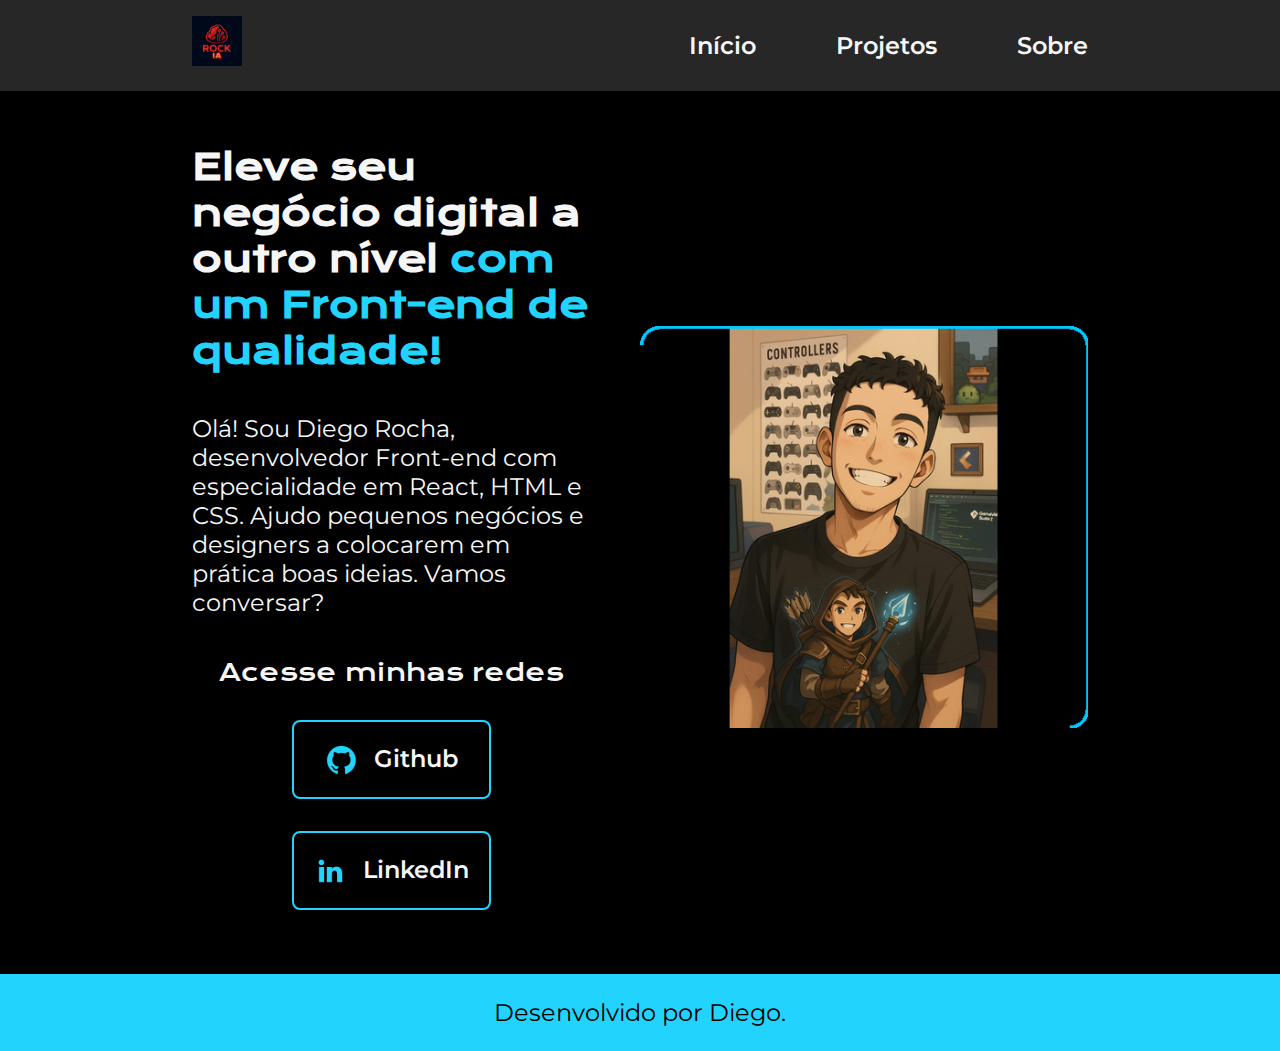
<file: index.html>
<!DOCTYPE html>
<html lang="pt-br">
<head>
  <meta charset="UTF-8">
  <meta http-equiv="X-UA-Compatible" content="IE=edge">
  <meta name="viewport" content="width=device-width, initial-scale=1.0">
  <title>Diego Rocha - Portfólio</title>
  <link rel="stylesheet" href="./styles/style.css">
  <link rel="stylesheet" href="./styles/stylegrid.css">

    <!-- Meta Tags Open Graph para Redes Sociais -->
<!-- MS, fb & Whatsapp -->

<!-- MS Tile - for Microsoft apps-->
<meta name="msapplication-TileImage" content="./assets/port.png">    

<!-- fb & Whatsapp -->
<meta property="og:site_name" content="The Rock Photo Studio">
<meta property="og:title" content="Diego Rocha Oliveira - Portifólio">
<meta property="og:description" content="Aqui alguns projetos em que gostei de atuar">

<!-- Image to display -->
<meta property="og:image" content="./assets/port.png">

<meta property="og:type" content="website" />
<meta property="og:image:type" content="image/jpeg">

<meta property="og:image:width" content="300">
<meta property="og:image:height" content="300">

<!-- Website to visit when clicked in fb or WhatsApp-->
<meta property="og:url" content="https://diegotec.site">
</head>
<body>

  <!-- Header / Menu -->
  <header class="cabecalho">
    <a href="#" class="cabecalho__logo">
      <img src="./assets/rock_ai_red.png" alt="ROCK AI" width="50">
    </a>
    <button class="cabecalho__toggle" aria-label="Menu">&#9776;</button>
    <nav class="cabecalho__menu">
      <a href="#" class="cabecalho__menu__link" data-page="home">Início</a>
      <a href="#" class="cabecalho__menu__link" data-page="projects">Projetos</a>
      <a href="#" class="cabecalho__menu__link" data-page="about">Sobre</a>
    </nav>
  </header>

  <main id="main-content">
  </main>

  <footer class="rodape">
    <p>Desenvolvido por Diego.</p>
  </footer>

  <script src="js/app.js"></script>
</body>
</html>
</file>
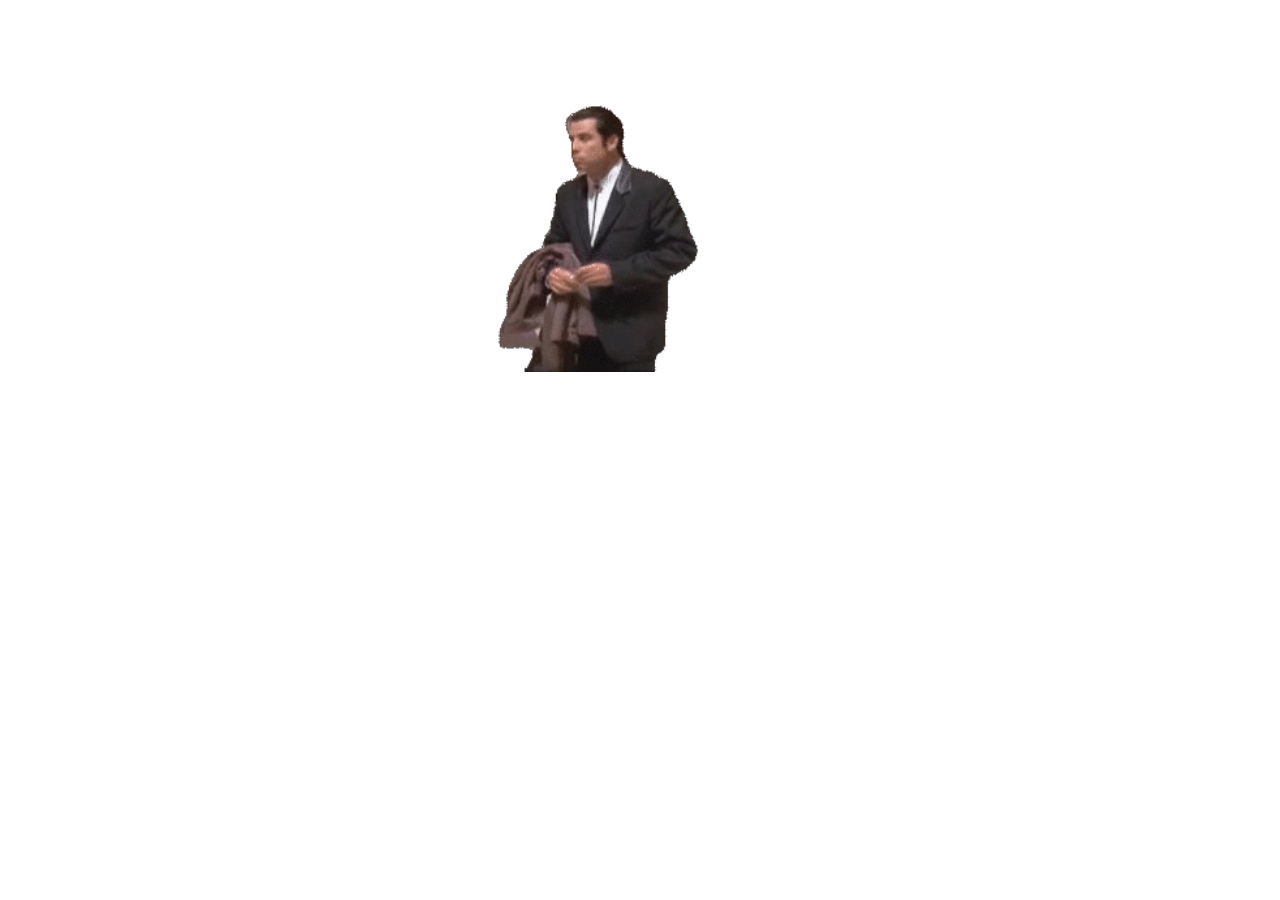
<file: _404.html>
<!DOCTYPE html>
<html lang="en">
<head>
  <title>Diego.EU</title>
  <meta charset="utf-8">
  <meta name="viewport" content="width=device-width, initial-scale=1">
  <link rel="stylesheet" href="https://maxcdn.bootstrapcdn.com/bootstrap/4.4.1/css/bootstrap.min.css">
  <script src="https://ajax.googleapis.com/ajax/libs/jquery/3.4.1/jquery.min.js"></script>
  <script src="https://cdnjs.cloudflare.com/ajax/libs/popper.js/1.16.0/umd/popper.min.js"></script>
  <script src="https://maxcdn.bootstrapcdn.com/bootstrap/4.4.1/js/bootstrap.min.js"></script>
</head>
<body>

<div class="container">
  <br><br><br><br>
  <img src="assets/_404.gif" class="mx-auto d-block" style="width:50%"> 
    <br><br><br><br>
</div>

</body>
</html>
</file>
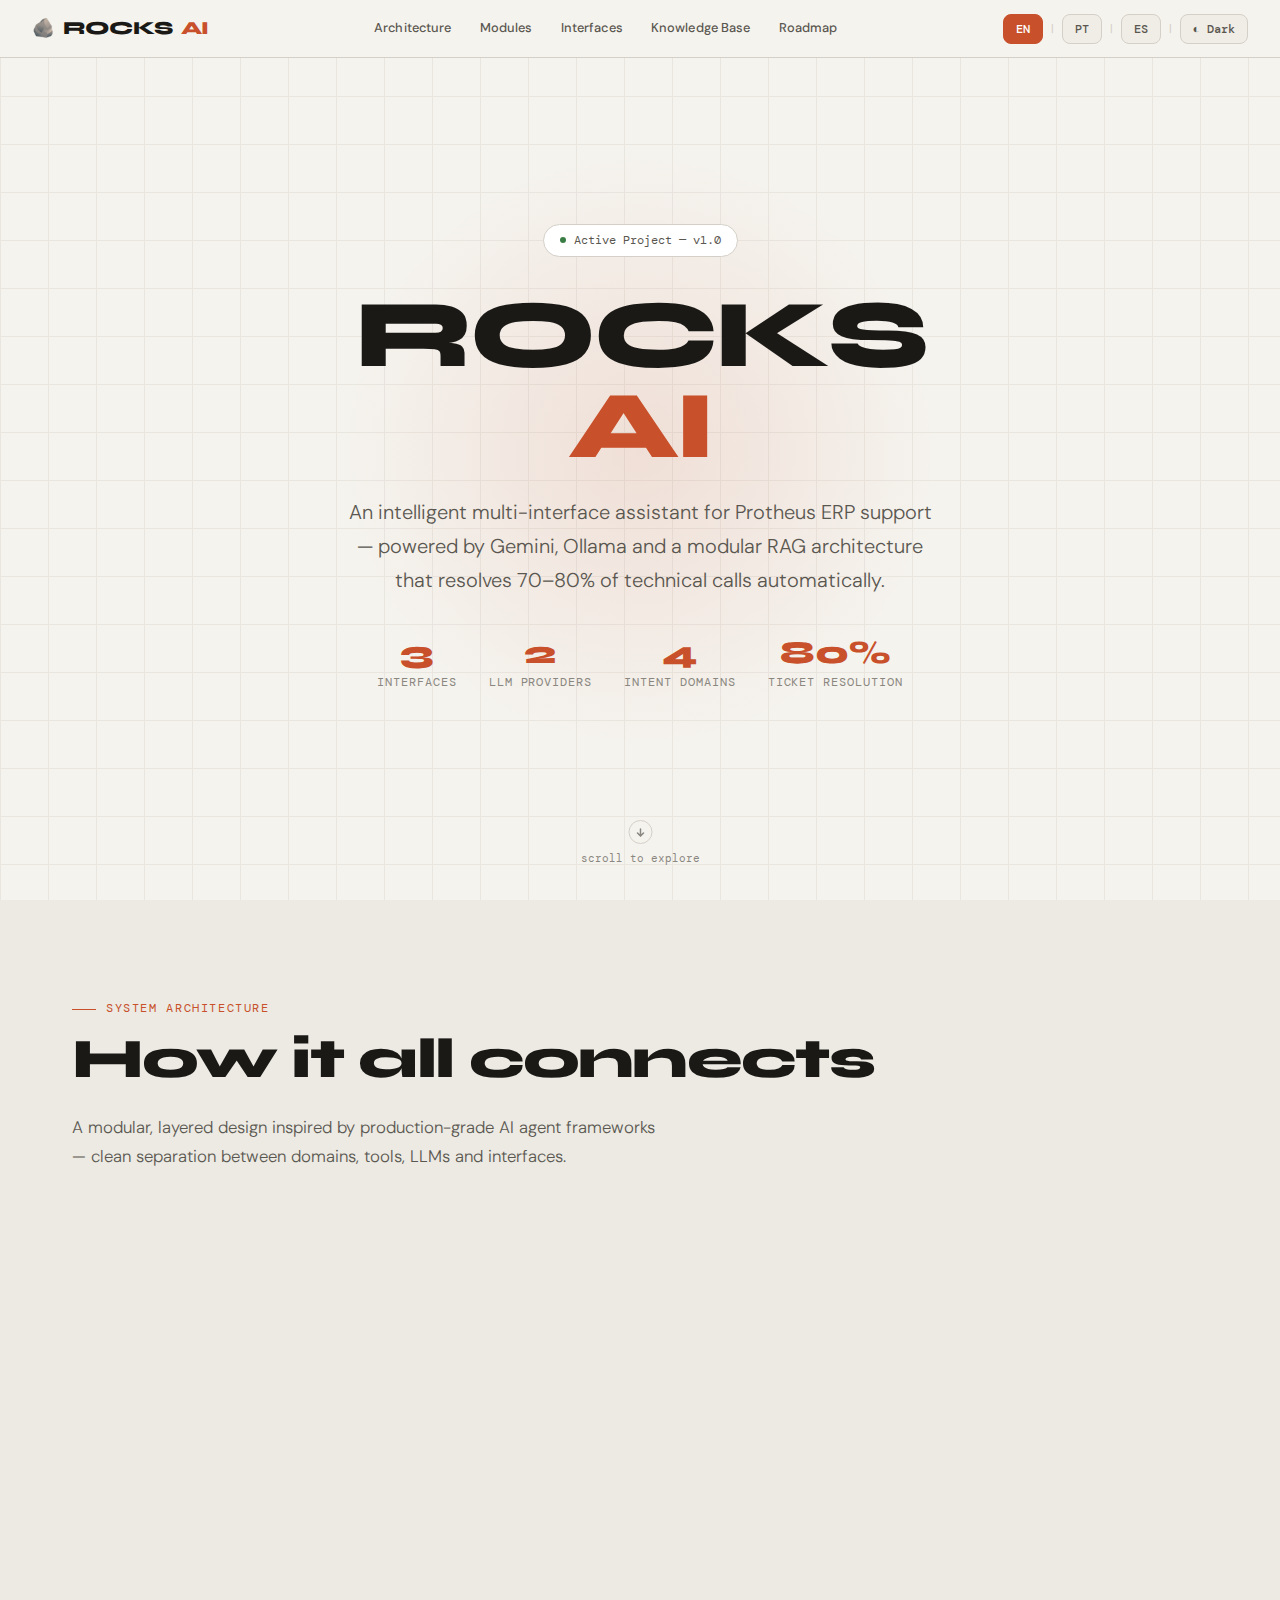
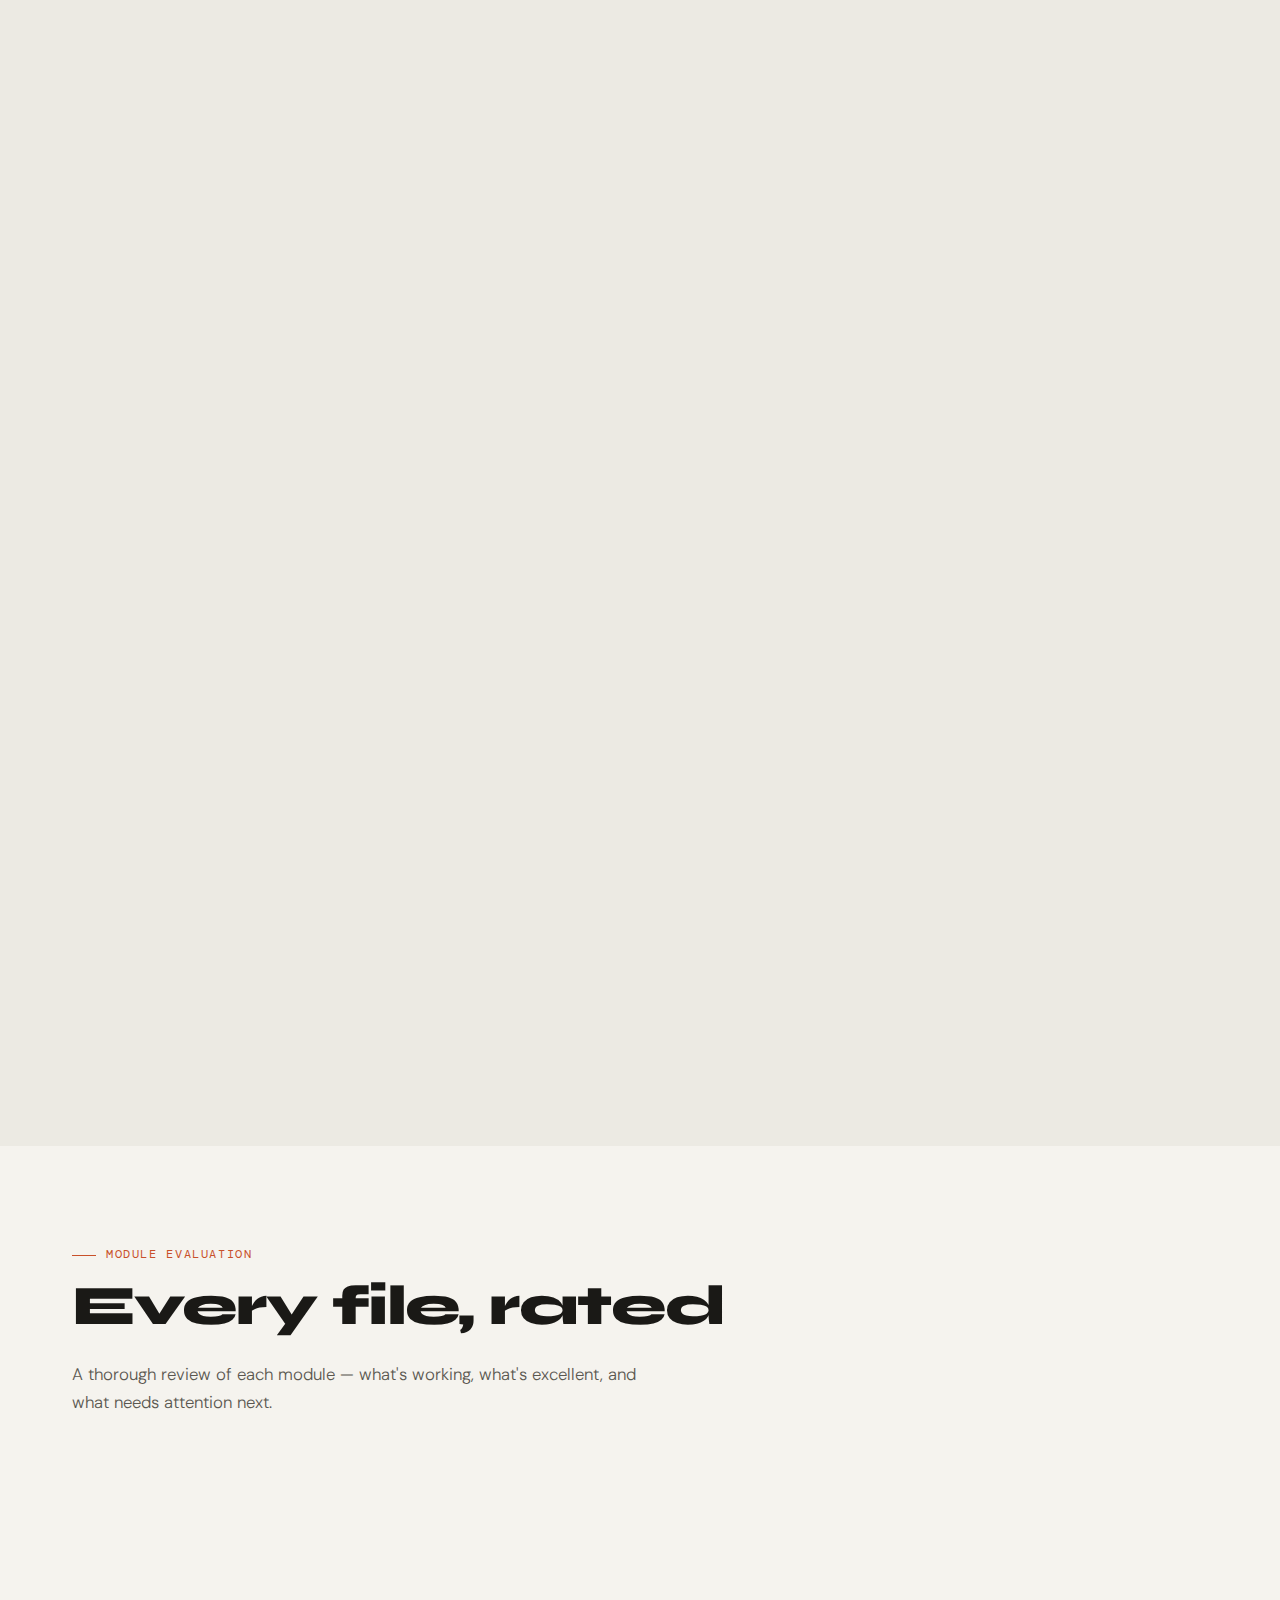
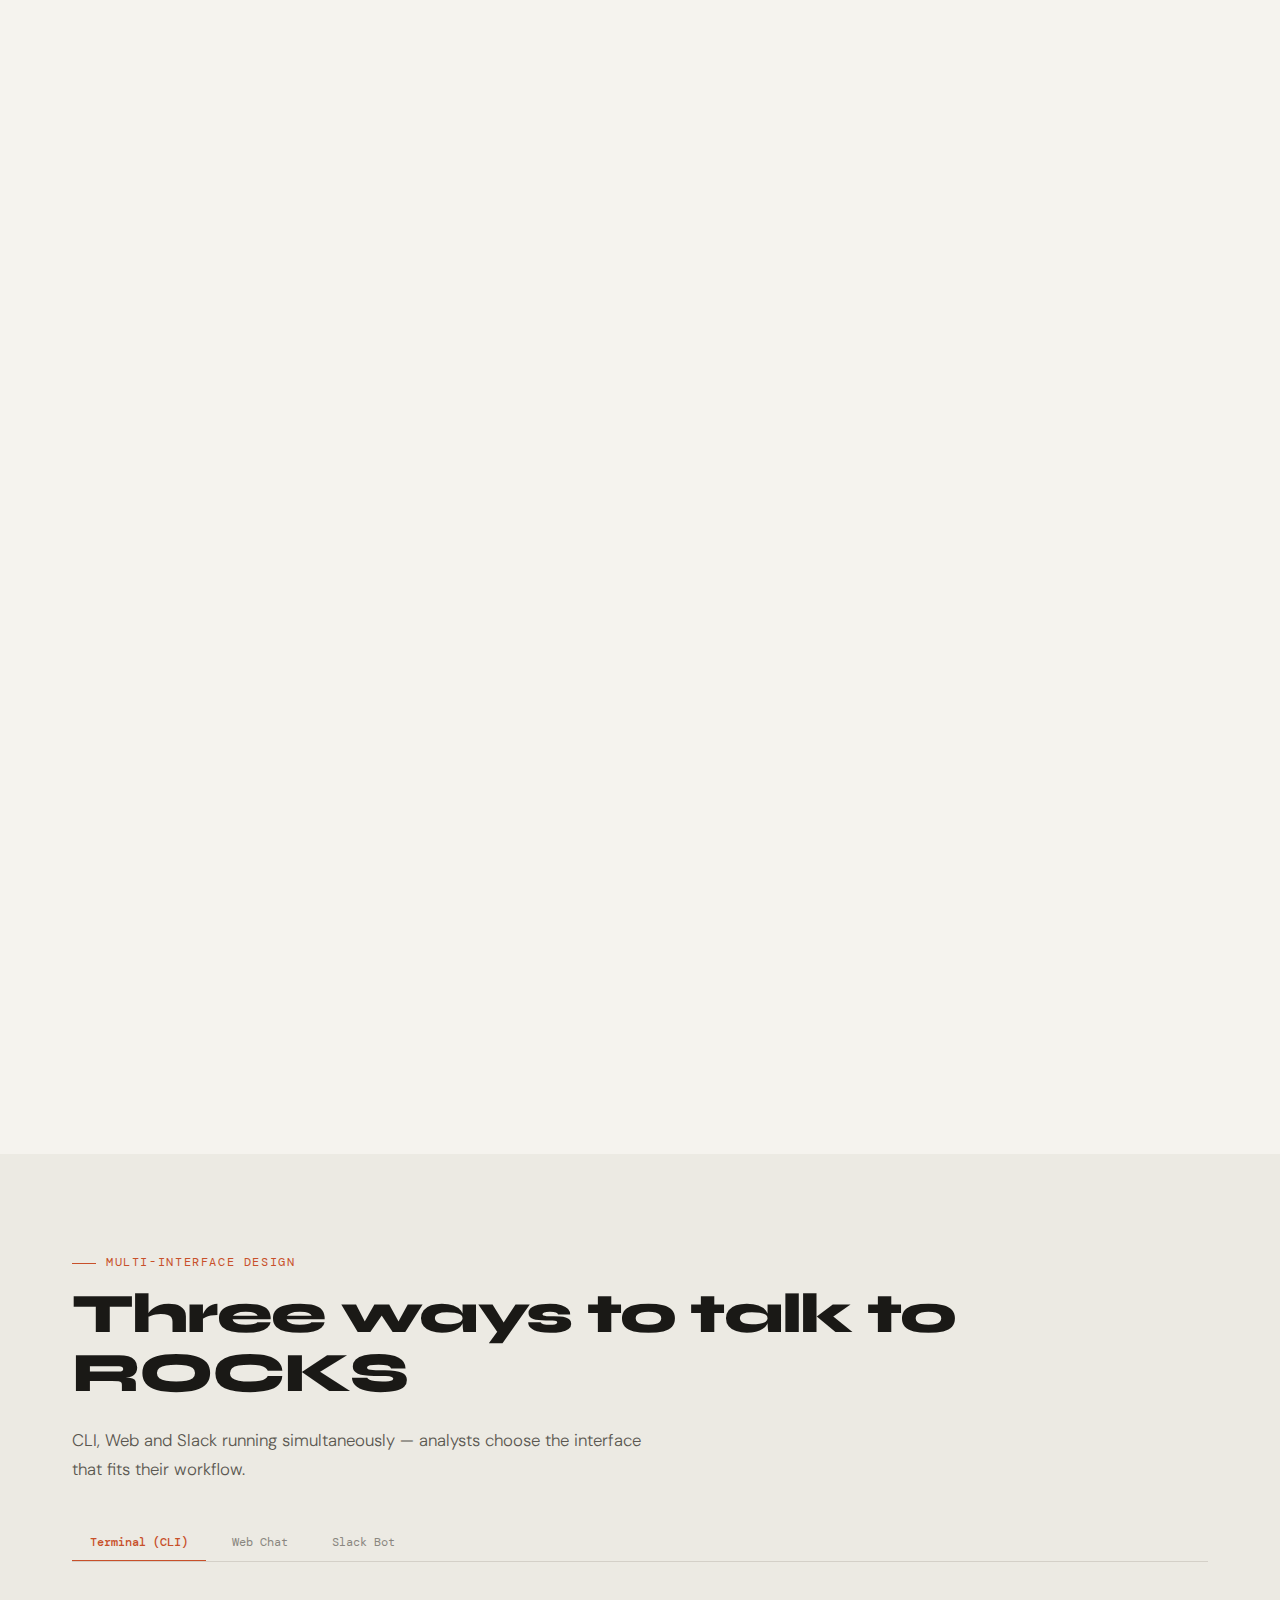
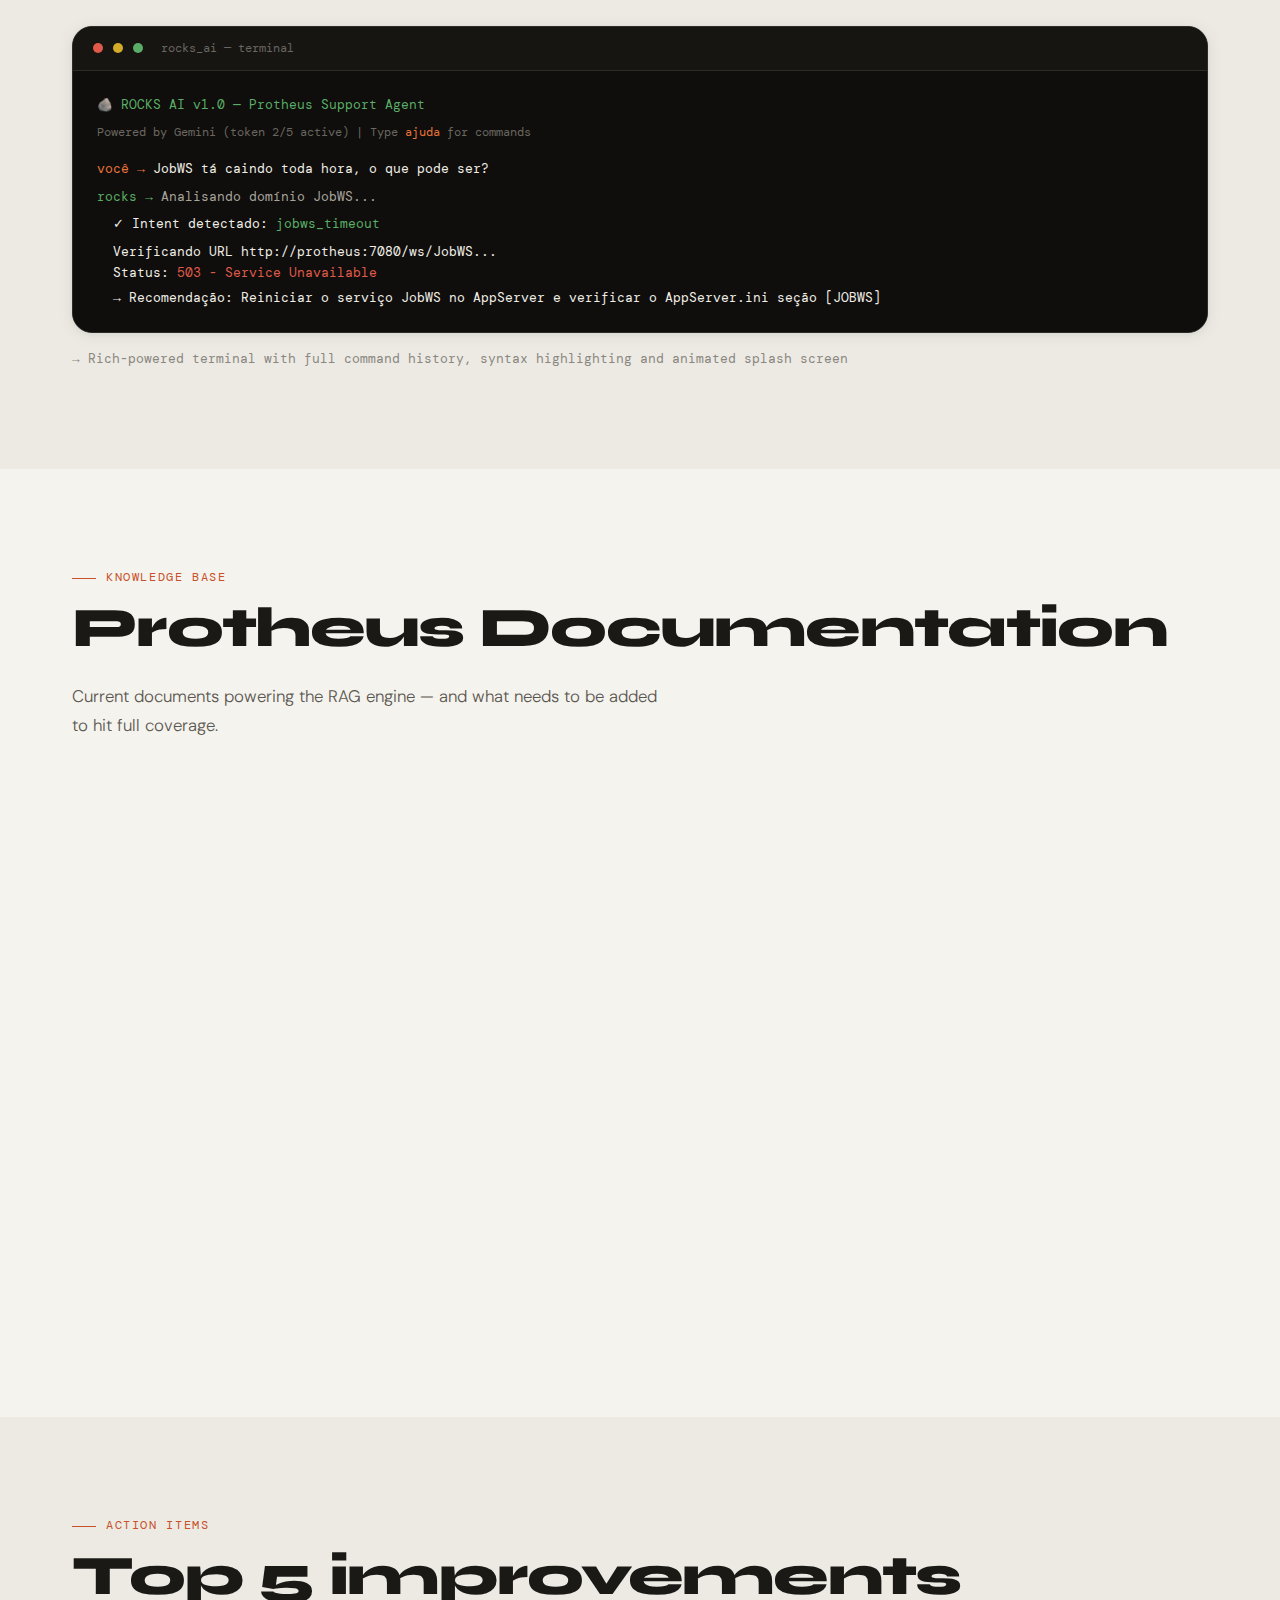
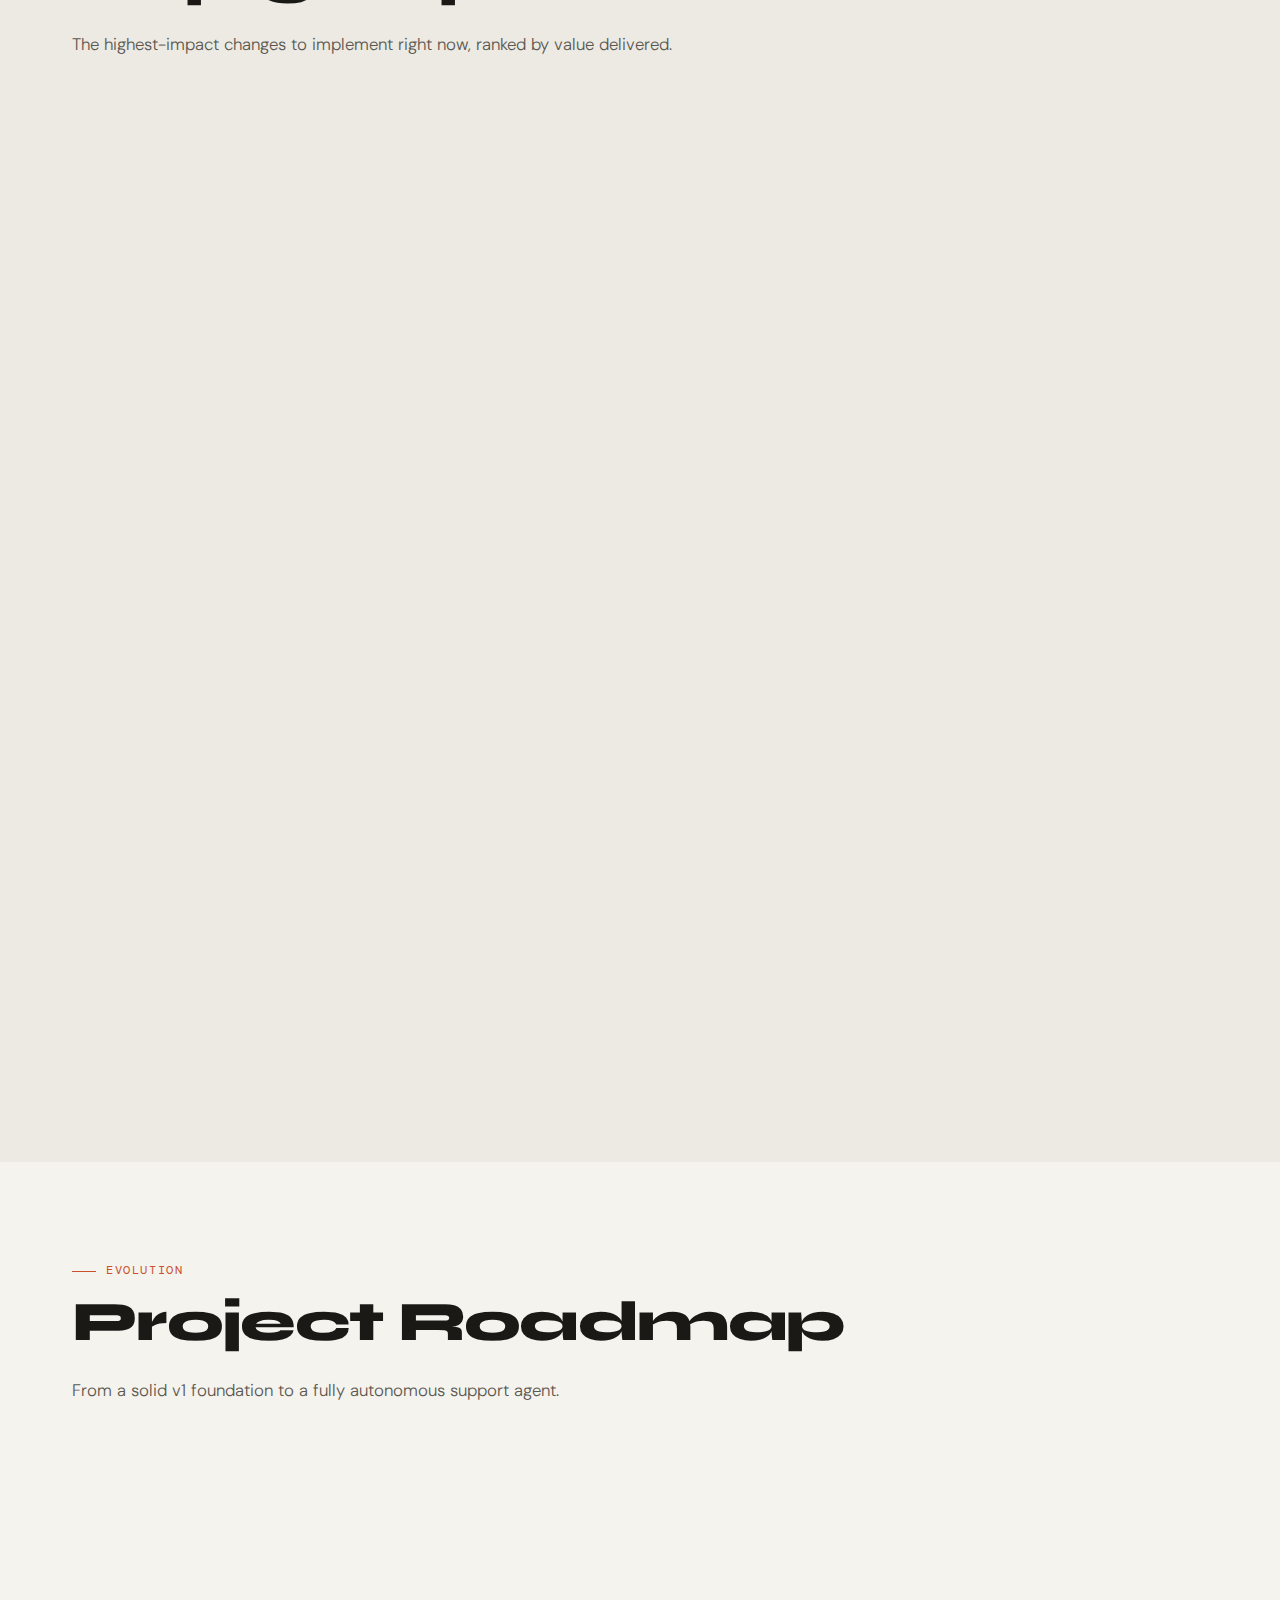
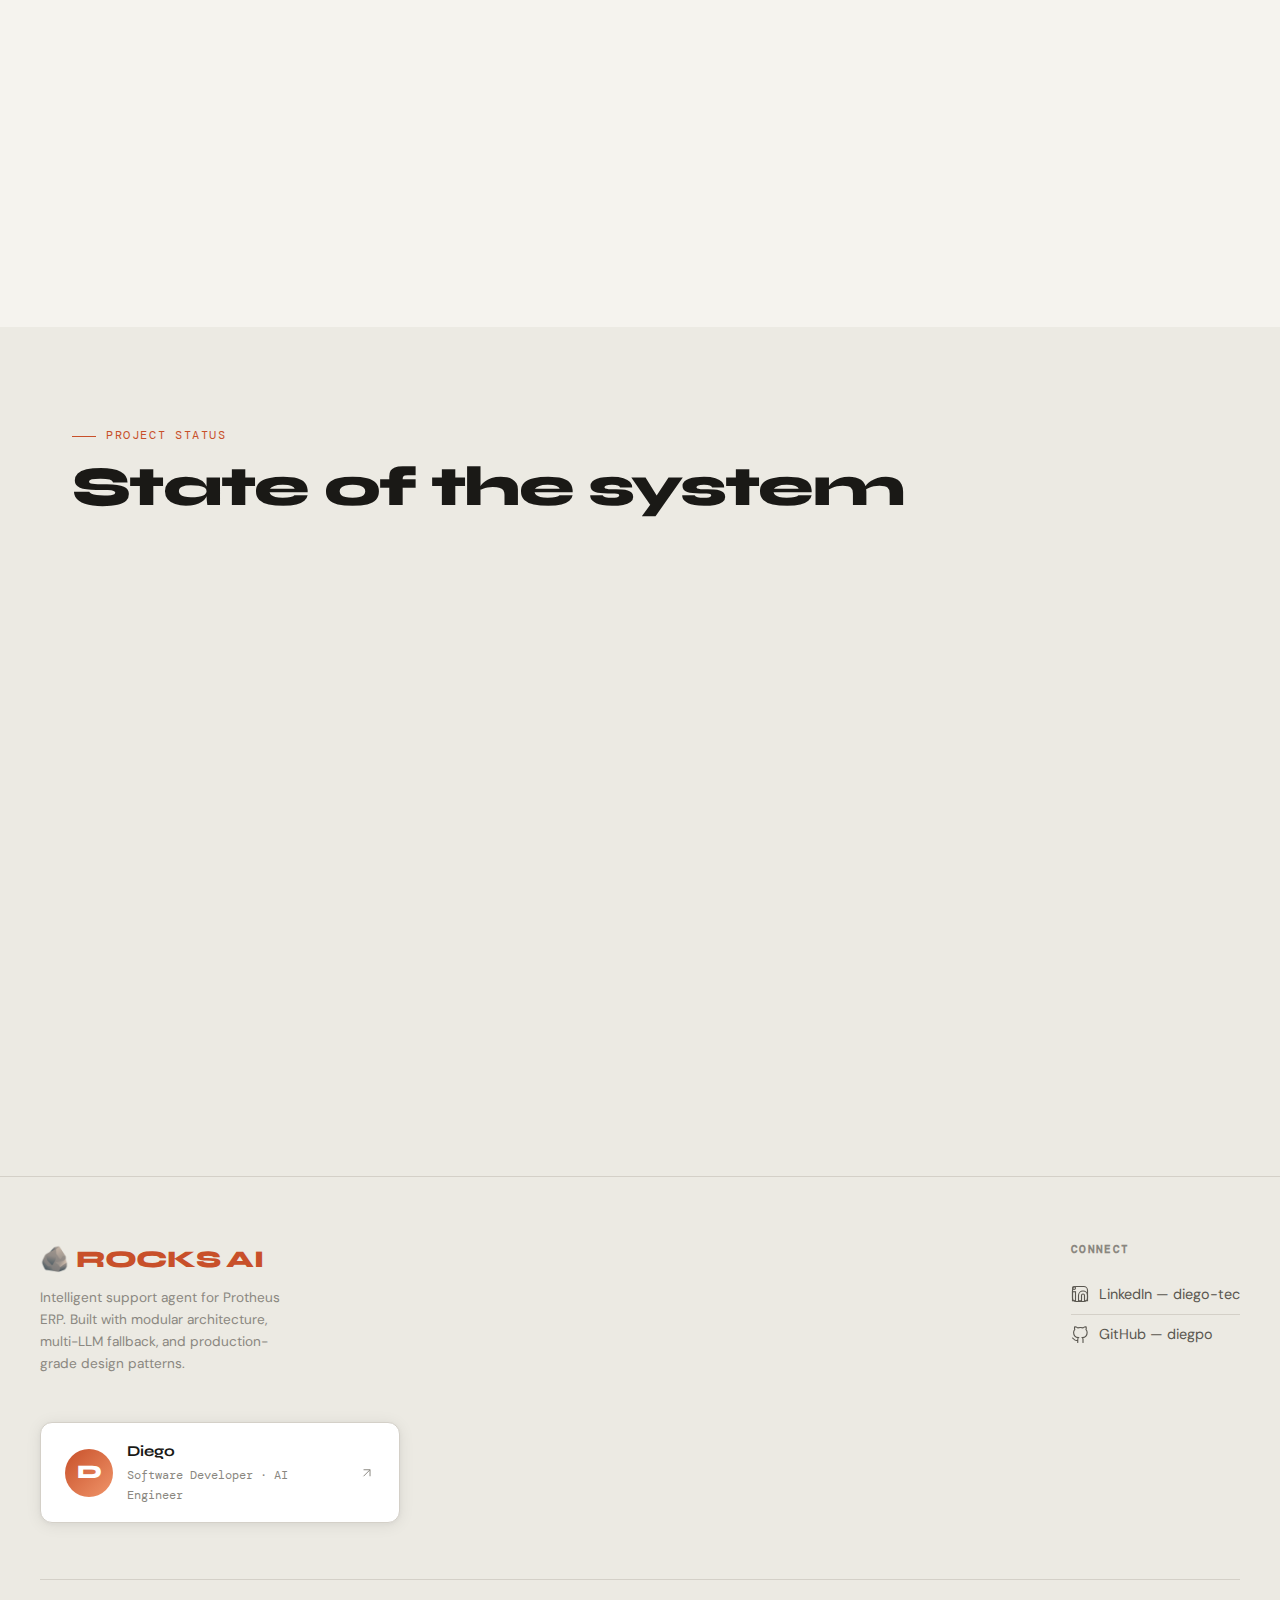
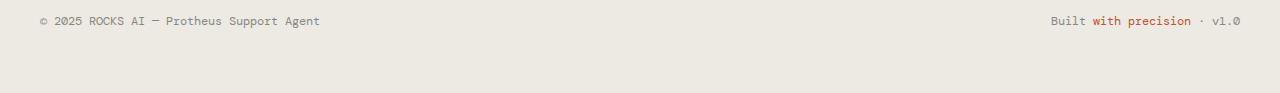
<file: rocks/rocks_ai_overview.html>
<!DOCTYPE html>
<html lang="en">
<head>
<meta charset="UTF-8">
<meta name="viewport" content="width=device-width, initial-scale=1.0">
<title>ROCKS AI — Project Overview</title>
<link rel="preconnect" href="https://fonts.googleapis.com">
<link rel="preconnect" href="https://fonts.gstatic.com" crossorigin>
<link href="https://fonts.googleapis.com/css2?family=Syne:wght@400;600;700;800&family=DM+Mono:wght@400;500&family=DM+Sans:ital,wght@0,300;0,400;0,500;1,300&display=swap" rel="stylesheet">

<style>
/* ===== CSS VARIABLES & RESET ===== */
:root {
  --bg: #f5f3ee;
  --bg2: #eceae3;
  --bg3: #e2dfd6;
  --surface: #ffffff;
  --surface2: #f0ede6;
  --border: #d4d0c8;
  --text: #1a1916;
  --text2: #5a5750;
  --text3: #8a8780;
  --accent: #c8502a;
  --accent2: #e8733a;
  --accent3: #f0956a;
  --green: #3a7d44;
  --green-bg: #e8f4ea;
  --yellow: #c49a1a;
  --yellow-bg: #fef9e7;
  --red: #c0392b;
  --red-bg: #fdecea;
  --blue: #2563a8;
  --blue-bg: #e8f0fb;
  --card-shadow: 0 2px 16px rgba(26,25,22,0.08), 0 1px 4px rgba(26,25,22,0.04);
  --radius: 12px;
  --radius-lg: 20px;
  --mono: 'DM Mono', monospace;
  --sans: 'DM Sans', sans-serif;
  --display: 'Syne', sans-serif;
  --transition: 0.3s cubic-bezier(0.4,0,0.2,1);
}

[data-theme="dark"] {
  --bg: #0f0e0c;
  --bg2: #161512;
  --bg3: #1e1c18;
  --surface: #1a1916;
  --surface2: #222019;
  --border: #2e2c27;
  --text: #f0ede6;
  --text2: #a8a49c;
  --text3: #6a6660;
  --accent: #e8733a;
  --accent2: #f0956a;
  --accent3: #f5b48a;
  --green: #5aad66;
  --green-bg: #0e2410;
  --yellow: #d4aa2a;
  --yellow-bg: #1e1800;
  --red: #e05a4a;
  --red-bg: #1e0a08;
  --blue: #4a8ed8;
  --blue-bg: #081628;
  --card-shadow: 0 2px 16px rgba(0,0,0,0.4), 0 1px 4px rgba(0,0,0,0.2);
}

*, *::before, *::after { box-sizing: border-box; margin: 0; padding: 0; }
html { scroll-behavior: smooth; font-size: 16px; }
body {
  font-family: var(--sans);
  background: var(--bg);
  color: var(--text);
  line-height: 1.6;
  transition: background var(--transition), color var(--transition);
  overflow-x: hidden;
}

/* ===== SCROLLBAR ===== */
::-webkit-scrollbar { width: 6px; }
::-webkit-scrollbar-track { background: var(--bg2); }
::-webkit-scrollbar-thumb { background: var(--border); border-radius: 3px; }

/* ===== STICKY NAV ===== */
nav {
  position: fixed;
  top: 0; left: 0; right: 0;
  z-index: 1000;
  background: var(--bg);
  border-bottom: 1px solid var(--border);
  backdrop-filter: blur(12px);
  display: flex;
  align-items: center;
  justify-content: space-between;
  padding: 0 2rem;
  height: 58px;
  transition: background var(--transition);
}
.nav-logo {
  font-family: var(--display);
  font-weight: 800;
  font-size: 1.15rem;
  color: var(--accent);
  letter-spacing: -0.02em;
  display: flex;
  align-items: center;
  gap: 8px;
}
.nav-logo span { color: var(--text); }
.nav-links {
  display: flex;
  gap: 0.25rem;
  align-items: center;
}
.nav-links a {
  font-size: 0.8rem;
  font-weight: 500;
  color: var(--text2);
  text-decoration: none;
  padding: 6px 12px;
  border-radius: 6px;
  transition: all var(--transition);
  letter-spacing: 0.01em;
}
.nav-links a:hover { color: var(--accent); background: var(--bg2); }
.nav-controls {
  display: flex;
  gap: 8px;
  align-items: center;
}
.btn-control {
  background: var(--surface2);
  border: 1px solid var(--border);
  color: var(--text2);
  border-radius: 8px;
  padding: 6px 12px;
  font-size: 0.78rem;
  font-family: var(--mono);
  cursor: pointer;
  transition: all var(--transition);
  font-weight: 500;
}
.btn-control:hover { border-color: var(--accent); color: var(--accent); }
.btn-control.active { background: var(--accent); color: white; border-color: var(--accent); }
.lang-sep { color: var(--border); font-size: 0.7rem; }

/* ===== HERO ===== */
.hero {
  min-height: 100vh;
  display: flex;
  flex-direction: column;
  align-items: center;
  justify-content: center;
  text-align: center;
  padding: 80px 2rem 4rem;
  position: relative;
  overflow: hidden;
}
.hero-bg {
  position: absolute;
  inset: 0;
  z-index: 0;
  pointer-events: none;
}
.hero-grid {
  position: absolute;
  inset: 0;
  background-image:
    linear-gradient(var(--border) 1px, transparent 1px),
    linear-gradient(90deg, var(--border) 1px, transparent 1px);
  background-size: 48px 48px;
  opacity: 0.35;
}
.hero-glow {
  position: absolute;
  width: 600px; height: 600px;
  border-radius: 50%;
  background: radial-gradient(circle, rgba(200,80,42,0.12) 0%, transparent 70%);
  top: 50%; left: 50%;
  transform: translate(-50%, -50%);
  animation: pulse-glow 4s ease-in-out infinite;
}
@keyframes pulse-glow {
  0%, 100% { transform: translate(-50%, -50%) scale(1); opacity: 0.7; }
  50% { transform: translate(-50%, -50%) scale(1.1); opacity: 1; }
}
.hero-content { position: relative; z-index: 1; max-width: 820px; }
.hero-badge {
  display: inline-flex;
  align-items: center;
  gap: 8px;
  background: var(--surface);
  border: 1px solid var(--border);
  border-radius: 100px;
  padding: 6px 16px;
  font-family: var(--mono);
  font-size: 0.75rem;
  color: var(--text2);
  margin-bottom: 2rem;
  animation: fadeUp 0.6s ease both;
}
.badge-dot {
  width: 6px; height: 6px;
  border-radius: 50%;
  background: var(--green);
  animation: blink 2s ease-in-out infinite;
}
@keyframes blink { 0%,100% { opacity:1; } 50% { opacity:0.3; } }
.hero-title {
  font-family: var(--display);
  font-weight: 800;
  font-size: clamp(3rem, 8vw, 6rem);
  line-height: 0.95;
  letter-spacing: -0.04em;
  color: var(--text);
  animation: fadeUp 0.6s 0.1s ease both;
}
.hero-title .accent { color: var(--accent); }
.hero-sub {
  font-size: clamp(1rem, 2.5vw, 1.25rem);
  color: var(--text2);
  max-width: 600px;
  margin: 1.5rem auto 2.5rem;
  font-weight: 300;
  line-height: 1.7;
  animation: fadeUp 0.6s 0.2s ease both;
}
.hero-stats {
  display: flex;
  gap: 2rem;
  justify-content: center;
  flex-wrap: wrap;
  animation: fadeUp 0.6s 0.3s ease both;
}
.stat {
  text-align: center;
}
.stat-num {
  font-family: var(--display);
  font-weight: 800;
  font-size: 2rem;
  color: var(--accent);
  line-height: 1;
}
.stat-label {
  font-size: 0.75rem;
  color: var(--text3);
  font-family: var(--mono);
  text-transform: uppercase;
  letter-spacing: 0.08em;
  margin-top: 4px;
}
@keyframes fadeUp {
  from { opacity: 0; transform: translateY(24px); }
  to { opacity: 1; transform: translateY(0); }
}
.scroll-hint {
  position: absolute;
  bottom: 2rem;
  left: 50%;
  transform: translateX(-50%);
  display: flex;
  flex-direction: column;
  align-items: center;
  gap: 6px;
  color: var(--text3);
  font-size: 0.7rem;
  font-family: var(--mono);
  animation: fadeUp 1s 0.8s ease both;
}
.scroll-arrow {
  width: 24px; height: 24px;
  border: 1.5px solid var(--border);
  border-radius: 50%;
  display: flex;
  align-items: center;
  justify-content: center;
  animation: bounce 2s ease-in-out infinite;
}
@keyframes bounce { 0%,100% { transform: translateY(0); } 50% { transform: translateY(5px); } }

/* ===== SECTIONS ===== */
section {
  padding: 100px 2rem;
  max-width: 1200px;
  margin: 0 auto;
}
.section-label {
  font-family: var(--mono);
  font-size: 0.72rem;
  text-transform: uppercase;
  letter-spacing: 0.14em;
  color: var(--accent);
  margin-bottom: 0.75rem;
  display: flex;
  align-items: center;
  gap: 10px;
}
.section-label::before {
  content: '';
  display: inline-block;
  width: 24px; height: 1px;
  background: var(--accent);
}
.section-title {
  font-family: var(--display);
  font-weight: 800;
  font-size: clamp(2rem, 5vw, 3.5rem);
  line-height: 1.05;
  letter-spacing: -0.03em;
  color: var(--text);
  margin-bottom: 1.5rem;
}
.section-desc {
  font-size: 1.05rem;
  color: var(--text2);
  max-width: 600px;
  line-height: 1.7;
  font-weight: 300;
}

/* ===== ARCHITECTURE DIAGRAM ===== */
.arch-section { background: var(--bg2); padding: 100px 0; max-width: 100%; }
.arch-inner { max-width: 1200px; margin: 0 auto; padding: 0 2rem; }
.arch-diagram {
  margin-top: 3rem;
  background: var(--surface);
  border: 1px solid var(--border);
  border-radius: var(--radius-lg);
  padding: 2.5rem;
  overflow-x: auto;
  box-shadow: var(--card-shadow);
}
.arch-tree { font-family: var(--mono); font-size: 0.82rem; line-height: 1.9; color: var(--text2); }
.arch-tree .folder { color: var(--accent); font-weight: 500; }
.arch-tree .file { color: var(--text); }
.arch-tree .comment { color: var(--text3); font-style: italic; }
.arch-tree .star { color: var(--yellow); }
.arch-tree .warn { color: var(--red); }

/* Animated flow */
.flow-diagram {
  margin-top: 3rem;
  display: flex;
  align-items: center;
  justify-content: center;
  gap: 0;
  flex-wrap: wrap;
  overflow-x: auto;
  padding: 1rem 0;
}
.flow-node {
  background: var(--surface);
  border: 1px solid var(--border);
  border-radius: var(--radius);
  padding: 1rem 1.25rem;
  text-align: center;
  min-width: 110px;
  box-shadow: var(--card-shadow);
  transition: all var(--transition);
  cursor: default;
  position: relative;
}
.flow-node:hover {
  border-color: var(--accent);
  transform: translateY(-3px);
  box-shadow: 0 8px 32px rgba(200,80,42,0.15);
}
.flow-node .node-icon { font-size: 1.5rem; margin-bottom: 6px; display: block; }
.flow-node .node-label { font-size: 0.72rem; font-family: var(--mono); color: var(--text2); font-weight: 500; }
.flow-node .node-title { font-size: 0.85rem; font-weight: 600; color: var(--text); }
.flow-arrow {
  display: flex;
  align-items: center;
  padding: 0 0.5rem;
  color: var(--accent);
}
.flow-arrow svg { animation: flow-pulse 2s ease-in-out infinite; }
@keyframes flow-pulse { 0%,100% { opacity:0.4; transform: translateX(0); } 50% { opacity:1; transform: translateX(4px); } }

/* ===== MODULES GRID ===== */
.modules-grid {
  display: grid;
  grid-template-columns: repeat(auto-fill, minmax(340px, 1fr));
  gap: 1.25rem;
  margin-top: 3rem;
}
.module-card {
  background: var(--surface);
  border: 1px solid var(--border);
  border-radius: var(--radius);
  padding: 1.5rem;
  box-shadow: var(--card-shadow);
  transition: all var(--transition);
  position: relative;
  overflow: hidden;
}
.module-card::before {
  content: '';
  position: absolute;
  top: 0; left: 0; right: 0;
  height: 3px;
  background: linear-gradient(90deg, var(--accent), var(--accent2));
  transform: scaleX(0);
  transform-origin: left;
  transition: transform var(--transition);
}
.module-card:hover { transform: translateY(-3px); box-shadow: 0 8px 32px rgba(0,0,0,0.12); }
.module-card:hover::before { transform: scaleX(1); }
.module-header {
  display: flex;
  align-items: flex-start;
  justify-content: space-between;
  margin-bottom: 0.75rem;
  gap: 1rem;
}
.module-name {
  font-family: var(--mono);
  font-weight: 500;
  font-size: 0.82rem;
  color: var(--accent);
}
.module-title {
  font-family: var(--display);
  font-weight: 700;
  font-size: 1rem;
  color: var(--text);
  margin-top: 2px;
}
.stars {
  display: flex;
  gap: 2px;
  flex-shrink: 0;
}
.star-icon { font-size: 0.9rem; }
.module-desc { font-size: 0.85rem; color: var(--text2); line-height: 1.6; margin-bottom: 1rem; }
.module-tags {
  display: flex;
  flex-wrap: wrap;
  gap: 6px;
  margin-bottom: 1rem;
}
.tag {
  font-family: var(--mono);
  font-size: 0.68rem;
  padding: 3px 10px;
  border-radius: 100px;
  font-weight: 500;
  letter-spacing: 0.03em;
}
.tag-green { background: var(--green-bg); color: var(--green); }
.tag-yellow { background: var(--yellow-bg); color: var(--yellow); }
.tag-red { background: var(--red-bg); color: var(--red); }
.tag-blue { background: var(--blue-bg); color: var(--blue); }
.module-improvement {
  border-top: 1px solid var(--border);
  padding-top: 0.75rem;
  margin-top: 0.75rem;
}
.improvement-label {
  font-family: var(--mono);
  font-size: 0.68rem;
  text-transform: uppercase;
  letter-spacing: 0.1em;
  color: var(--text3);
  margin-bottom: 0.5rem;
}
.improvement-item {
  font-size: 0.8rem;
  color: var(--text2);
  padding: 4px 0;
  padding-left: 12px;
  position: relative;
}
.improvement-item::before {
  content: '→';
  position: absolute;
  left: 0;
  color: var(--accent);
  font-size: 0.75rem;
}

/* ===== WORKING WELL / TOP 5 ===== */
.highlights-grid {
  display: grid;
  grid-template-columns: 1fr 1fr;
  gap: 2rem;
  margin-top: 3rem;
}
@media (max-width: 768px) { .highlights-grid { grid-template-columns: 1fr; } }
.highlight-block {
  background: var(--surface);
  border: 1px solid var(--border);
  border-radius: var(--radius-lg);
  padding: 2rem;
  box-shadow: var(--card-shadow);
}
.highlight-block h3 {
  font-family: var(--display);
  font-weight: 700;
  font-size: 1.25rem;
  margin-bottom: 1.25rem;
  color: var(--text);
}
.check-item {
  display: flex;
  gap: 12px;
  align-items: flex-start;
  padding: 10px 0;
  border-bottom: 1px solid var(--border);
}
.check-item:last-child { border-bottom: none; }
.check-icon {
  width: 22px; height: 22px;
  border-radius: 6px;
  display: flex;
  align-items: center;
  justify-content: center;
  font-size: 0.75rem;
  flex-shrink: 0;
  margin-top: 1px;
}
.check-icon.green { background: var(--green-bg); color: var(--green); }
.check-icon.accent { background: rgba(200,80,42,0.12); color: var(--accent); }
.check-text { font-size: 0.875rem; color: var(--text2); line-height: 1.5; }
.check-text strong { color: var(--text); font-weight: 600; }

/* ===== ANIMATED LLM FLOW ===== */
.llm-demo {
  background: var(--surface);
  border: 1px solid var(--border);
  border-radius: var(--radius-lg);
  padding: 2rem;
  margin-top: 3rem;
  box-shadow: var(--card-shadow);
  overflow: hidden;
}
.llm-flow {
  display: flex;
  align-items: center;
  gap: 1rem;
  justify-content: center;
  flex-wrap: wrap;
  padding: 1rem 0;
}
.llm-box {
  background: var(--bg2);
  border: 1px solid var(--border);
  border-radius: var(--radius);
  padding: 1rem 1.5rem;
  text-align: center;
  min-width: 130px;
  position: relative;
}
.llm-box .lbl { font-family: var(--mono); font-size: 0.65rem; color: var(--text3); text-transform: uppercase; letter-spacing: 0.1em; }
.llm-box .val { font-family: var(--display); font-weight: 700; font-size: 1.1rem; color: var(--text); margin-top: 4px; }
.llm-box.primary { border-color: var(--accent); }
.llm-box.primary .val { color: var(--accent); }
.llm-connector {
  display: flex;
  flex-direction: column;
  align-items: center;
  gap: 4px;
  color: var(--text3);
  font-size: 0.65rem;
  font-family: var(--mono);
}
.llm-connector .line {
  width: 40px; height: 1px;
  background: var(--border);
  position: relative;
  overflow: hidden;
}
.llm-connector .line::after {
  content: '';
  position: absolute;
  top: 0; left: -100%;
  width: 100%; height: 100%;
  background: linear-gradient(90deg, transparent, var(--accent), transparent);
  animation: slide-line 2s ease-in-out infinite;
}
@keyframes slide-line { 0% { left: -100%; } 100% { left: 100%; } }
.token-badge {
  display: inline-flex;
  align-items: center;
  gap: 6px;
  background: var(--yellow-bg);
  border: 1px solid var(--yellow);
  border-radius: 100px;
  padding: 4px 12px;
  font-family: var(--mono);
  font-size: 0.72rem;
  color: var(--yellow);
  margin-top: 8px;
  animation: token-rotate 3s ease-in-out infinite;
}
@keyframes token-rotate {
  0%,100% { opacity:1; }
  33% { opacity:0.6; }
  66% { opacity:0.8; }
}

/* ===== CHAT SIMULATION ===== */
.chat-sim {
  background: var(--surface);
  border: 1px solid var(--border);
  border-radius: var(--radius-lg);
  overflow: hidden;
  margin-top: 2rem;
  box-shadow: var(--card-shadow);
}
.chat-header {
  background: var(--bg2);
  border-bottom: 1px solid var(--border);
  padding: 12px 20px;
  display: flex;
  align-items: center;
  gap: 10px;
}
.chat-dot { width: 10px; height: 10px; border-radius: 50%; }
.chat-body { padding: 1.5rem; min-height: 220px; }
.msg {
  display: flex;
  gap: 10px;
  margin-bottom: 1rem;
  animation: msgIn 0.4s ease both;
}
@keyframes msgIn { from { opacity:0; transform: translateY(10px); } to { opacity:1; transform:translateY(0); } }
.msg.user { flex-direction: row-reverse; }
.msg-avatar {
  width: 32px; height: 32px;
  border-radius: 50%;
  display: flex;
  align-items: center;
  justify-content: center;
  font-size: 0.8rem;
  flex-shrink: 0;
}
.msg-avatar.bot { background: rgba(200,80,42,0.15); color: var(--accent); }
.msg-avatar.usr { background: var(--bg3); color: var(--text2); }
.msg-bubble {
  background: var(--bg2);
  border: 1px solid var(--border);
  border-radius: 12px;
  padding: 10px 14px;
  font-size: 0.85rem;
  color: var(--text);
  max-width: 75%;
  line-height: 1.5;
}
.msg.user .msg-bubble { background: var(--accent); border-color: var(--accent); color: white; border-radius: 12px 12px 2px 12px; }
.msg:not(.user) .msg-bubble { border-radius: 2px 12px 12px 12px; }
.msg-bubble code { font-family: var(--mono); font-size: 0.78rem; background: rgba(0,0,0,0.1); padding: 2px 6px; border-radius: 4px; }
.typing { display: flex; gap: 4px; align-items: center; padding: 4px 0; }
.typing span { width: 6px; height: 6px; border-radius: 50%; background: var(--text3); animation: typing-dot 1.4s ease-in-out infinite; }
.typing span:nth-child(2) { animation-delay: 0.2s; }
.typing span:nth-child(3) { animation-delay: 0.4s; }
@keyframes typing-dot { 0%,100% { transform:translateY(0); opacity:0.4; } 50% { transform:translateY(-4px); opacity:1; } }

/* ===== ROADMAP ===== */
.roadmap-grid {
  display: grid;
  grid-template-columns: repeat(3, 1fr);
  gap: 1.5rem;
  margin-top: 3rem;
}
@media (max-width: 768px) { .roadmap-grid { grid-template-columns: 1fr; } }
.roadmap-col {
  background: var(--surface);
  border: 1px solid var(--border);
  border-radius: var(--radius-lg);
  overflow: hidden;
  box-shadow: var(--card-shadow);
}
.roadmap-header {
  padding: 1.25rem 1.5rem;
  border-bottom: 1px solid var(--border);
  display: flex;
  align-items: center;
  gap: 10px;
}
.roadmap-badge {
  font-family: var(--mono);
  font-size: 0.68rem;
  padding: 3px 10px;
  border-radius: 100px;
  font-weight: 500;
}
.badge-done { background: var(--green-bg); color: var(--green); }
.badge-next { background: rgba(200,80,42,0.12); color: var(--accent); }
.badge-future { background: var(--blue-bg); color: var(--blue); }
.roadmap-title { font-family: var(--display); font-weight: 700; font-size: 1rem; color: var(--text); }
.roadmap-body { padding: 1.25rem 1.5rem; }
.roadmap-item {
  display: flex;
  align-items: center;
  gap: 10px;
  padding: 8px 0;
  border-bottom: 1px solid var(--border);
  font-size: 0.83rem;
  color: var(--text2);
}
.roadmap-item:last-child { border-bottom: none; }
.roadmap-item .ri-dot {
  width: 8px; height: 8px;
  border-radius: 50%;
  flex-shrink: 0;
}
.ri-dot.done { background: var(--green); }
.ri-dot.next { background: var(--accent); }
.ri-dot.future { background: var(--blue); }

/* ===== KNOWLEDGE BASE ===== */
.kb-table {
  width: 100%;
  border-collapse: collapse;
  margin-top: 2rem;
  font-size: 0.85rem;
  background: var(--surface);
  border-radius: var(--radius-lg);
  overflow: hidden;
  box-shadow: var(--card-shadow);
}
.kb-table th {
  background: var(--bg2);
  border-bottom: 1px solid var(--border);
  padding: 12px 16px;
  text-align: left;
  font-family: var(--mono);
  font-size: 0.72rem;
  text-transform: uppercase;
  letter-spacing: 0.1em;
  color: var(--text3);
  font-weight: 500;
}
.kb-table td {
  padding: 12px 16px;
  border-bottom: 1px solid var(--border);
  color: var(--text2);
}
.kb-table tr:last-child td { border-bottom: none; }
.kb-table tr:hover td { background: var(--bg2); }
.kb-table td:first-child { font-family: var(--mono); font-size: 0.8rem; color: var(--accent); font-weight: 500; }
.status-ok { color: var(--green); font-size: 0.8rem; }
.status-warn { color: var(--yellow); font-size: 0.8rem; }

/* ===== CODE SNIPPET ===== */
.code-block {
  background: var(--bg3);
  border: 1px solid var(--border);
  border-radius: var(--radius);
  padding: 1.25rem 1.5rem;
  font-family: var(--mono);
  font-size: 0.8rem;
  line-height: 1.8;
  overflow-x: auto;
  margin-top: 1rem;
}
[data-theme="dark"] .code-block { background: #0a0908; }
.code-block .kw { color: var(--accent2); }
.code-block .fn { color: var(--blue); }
.code-block .str { color: var(--green); }
.code-block .cm { color: var(--text3); font-style: italic; }
.code-block .num { color: var(--yellow); }

/* ===== TOP 5 IMPROVEMENTS ===== */
.improvements-list {
  margin-top: 2.5rem;
  display: flex;
  flex-direction: column;
  gap: 1rem;
}
.improvement-card {
  background: var(--surface);
  border: 1px solid var(--border);
  border-radius: var(--radius);
  padding: 1.5rem;
  display: flex;
  gap: 1.25rem;
  align-items: flex-start;
  box-shadow: var(--card-shadow);
  transition: all var(--transition);
}
.improvement-card:hover { border-color: var(--accent); transform: translateX(4px); }
.improvement-num {
  font-family: var(--display);
  font-weight: 800;
  font-size: 2.5rem;
  color: var(--bg3);
  line-height: 1;
  flex-shrink: 0;
  width: 50px;
  transition: color var(--transition);
}
.improvement-card:hover .improvement-num { color: var(--accent); opacity: 0.3; }
.improvement-content h4 {
  font-family: var(--display);
  font-weight: 700;
  font-size: 1rem;
  color: var(--text);
  margin-bottom: 0.4rem;
}
.improvement-content p { font-size: 0.85rem; color: var(--text2); line-height: 1.6; }

/* ===== DIVIDER FULL ===== */
.full-divider { background: var(--bg2); height: 1px; width: 100%; border: none; }

/* ===== FOOTER ===== */
footer {
  background: var(--bg2);
  border-top: 1px solid var(--border);
  padding: 4rem 2rem;
}
.footer-inner {
  max-width: 1200px;
  margin: 0 auto;
}
.footer-top {
  display: flex;
  align-items: flex-start;
  justify-content: space-between;
  gap: 3rem;
  flex-wrap: wrap;
  margin-bottom: 3rem;
}
.footer-brand .logo {
  font-family: var(--display);
  font-weight: 800;
  font-size: 1.5rem;
  color: var(--accent);
  letter-spacing: -0.03em;
}
.footer-brand p { font-size: 0.85rem; color: var(--text3); margin-top: 8px; max-width: 260px; line-height: 1.6; }
.footer-links h4 {
  font-family: var(--mono);
  font-size: 0.7rem;
  text-transform: uppercase;
  letter-spacing: 0.12em;
  color: var(--text3);
  margin-bottom: 1rem;
}
.footer-links a {
  display: flex;
  align-items: center;
  gap: 10px;
  color: var(--text2);
  text-decoration: none;
  font-size: 0.9rem;
  padding: 8px 0;
  border-bottom: 1px solid var(--border);
  transition: all var(--transition);
  font-weight: 400;
}
.footer-links a:last-child { border-bottom: none; }
.footer-links a:hover { color: var(--accent); gap: 14px; }
.footer-links a svg { flex-shrink: 0; }
.footer-divider { border: none; border-top: 1px solid var(--border); margin-bottom: 2rem; }
.footer-bottom {
  display: flex;
  align-items: center;
  justify-content: space-between;
  flex-wrap: wrap;
  gap: 1rem;
}
.footer-bottom p { font-size: 0.78rem; color: var(--text3); font-family: var(--mono); }
.footer-bottom .made { color: var(--accent); }
.profile-card {
  display: flex;
  align-items: center;
  gap: 14px;
  background: var(--surface);
  border: 1px solid var(--border);
  border-radius: var(--radius);
  padding: 1rem 1.5rem;
  box-shadow: var(--card-shadow);
  transition: all var(--transition);
  text-decoration: none;
  margin-bottom: 1.5rem;
}
.profile-card:hover { border-color: var(--accent); transform: translateY(-2px); }
.profile-avatar {
  width: 48px; height: 48px;
  border-radius: 50%;
  background: linear-gradient(135deg, var(--accent), var(--accent3));
  display: flex;
  align-items: center;
  justify-content: center;
  font-family: var(--display);
  font-weight: 800;
  font-size: 1.2rem;
  color: white;
  flex-shrink: 0;
}
.profile-info h4 { font-family: var(--display); font-weight: 700; font-size: 0.95rem; color: var(--text); }
.profile-info p { font-size: 0.78rem; color: var(--text3); font-family: var(--mono); margin-top: 2px; }

/* ===== RESPONSIVE ===== */
@media (max-width: 768px) {
  nav { padding: 0 1rem; }
  .nav-links { display: none; }
  section { padding: 60px 1.25rem; }
  .arch-diagram { padding: 1.25rem; }
  .flow-diagram { gap: 0.5rem; }
}

/* ===== ANIMATIONS ===== */
.reveal {
  opacity: 0;
  transform: translateY(30px);
  transition: opacity 0.7s ease, transform 0.7s ease;
}
.reveal.visible { opacity: 1; transform: translateY(0); }
.reveal-delay-1 { transition-delay: 0.1s; }
.reveal-delay-2 { transition-delay: 0.2s; }
.reveal-delay-3 { transition-delay: 0.3s; }

/* ===== PULSE RING FOR NODES ===== */
.node-pulse {
  position: absolute;
  top: 50%; left: 50%;
  transform: translate(-50%, -50%);
  width: 100%; height: 100%;
  border-radius: var(--radius);
  border: 2px solid var(--accent);
  opacity: 0;
  pointer-events: none;
}
.flow-node:hover .node-pulse { animation: ring-out 0.6s ease forwards; }
@keyframes ring-out { 0% { opacity:0.8; transform:translate(-50%,-50%) scale(1); } 100% { opacity:0; transform:translate(-50%,-50%) scale(1.3); } }

/* ===== INTERFACE TABS ===== */
.interface-tabs {
  display: flex;
  gap: 0.5rem;
  margin-top: 2.5rem;
  border-bottom: 1px solid var(--border);
  overflow-x: auto;
}
.itab {
  font-family: var(--mono);
  font-size: 0.78rem;
  padding: 10px 18px;
  border: none;
  background: transparent;
  color: var(--text3);
  cursor: pointer;
  border-bottom: 2px solid transparent;
  margin-bottom: -1px;
  transition: all var(--transition);
  white-space: nowrap;
}
.itab.active { color: var(--accent); border-bottom-color: var(--accent); font-weight: 500; }
.itab:hover:not(.active) { color: var(--text2); }
.itab-panel { display: none; padding-top: 2rem; }
.itab-panel.active { display: block; }

/* ===== TOOLTIP ===== */
[data-tip] { position: relative; }
[data-tip]:hover::after {
  content: attr(data-tip);
  position: absolute;
  bottom: calc(100% + 8px);
  left: 50%;
  transform: translateX(-50%);
  background: var(--text);
  color: var(--bg);
  font-family: var(--mono);
  font-size: 0.68rem;
  padding: 4px 10px;
  border-radius: 6px;
  white-space: nowrap;
  pointer-events: none;
  z-index: 100;
}
</style>
</head>
<body data-theme="light">

<!-- ===== NAV ===== -->
<nav>
  <div class="nav-logo">
    🪨 <span>ROCKS</span> AI
  </div>
  <div class="nav-links">
    <a href="#architecture" data-i18n="nav_arch">Architecture</a>
    <a href="#modules" data-i18n="nav_modules">Modules</a>
    <a href="#interfaces" data-i18n="nav_interfaces">Interfaces</a>
    <a href="#knowledge" data-i18n="nav_knowledge">Knowledge Base</a>
    <a href="#roadmap" data-i18n="nav_roadmap">Roadmap</a>
  </div>
  <div class="nav-controls">
    <button class="btn-control active" id="lang-en" onclick="setLang('en')">EN</button>
    <span class="lang-sep">|</span>
    <button class="btn-control" id="lang-pt" onclick="setLang('pt')">PT</button>
    <span class="lang-sep">|</span>
    <button class="btn-control" id="lang-es" onclick="setLang('es')">ES</button>
    <span class="lang-sep">|</span>
    <button class="btn-control" id="theme-toggle" onclick="toggleTheme()">◐ Dark</button>
  </div>
</nav>

<!-- ===== HERO ===== -->
<div class="hero">
  <div class="hero-bg">
    <div class="hero-grid"></div>
    <div class="hero-glow"></div>
  </div>
  <div class="hero-content">
    <div class="hero-badge">
      <span class="badge-dot"></span>
      <span data-i18n="hero_badge">Active Project — v1.0</span>
    </div>
    <h1 class="hero-title">
      ROCKS<br><span class="accent">AI</span>
    </h1>
    <p class="hero-sub" data-i18n="hero_sub">
      An intelligent multi-interface assistant for Protheus ERP support — powered by Gemini, Ollama and a modular RAG architecture that resolves 70–80% of technical calls automatically.
    </p>
    <div class="hero-stats">
      <div class="stat">
        <div class="stat-num">3</div>
        <div class="stat-label" data-i18n="stat_interfaces">Interfaces</div>
      </div>
      <div class="stat">
        <div class="stat-num">2</div>
        <div class="stat-label" data-i18n="stat_llms">LLM Providers</div>
      </div>
      <div class="stat">
        <div class="stat-num">4</div>
        <div class="stat-label" data-i18n="stat_domains">Intent Domains</div>
      </div>
      <div class="stat">
        <div class="stat-num">80%</div>
        <div class="stat-label" data-i18n="stat_resolve">Ticket Resolution</div>
      </div>
    </div>
  </div>
  <div class="scroll-hint">
    <div class="scroll-arrow">
      <svg width="10" height="10" viewBox="0 0 10 10" fill="none">
        <path d="M5 2v6M2 6l3 3 3-3" stroke="currentColor" stroke-width="1.5" stroke-linecap="round"/>
      </svg>
    </div>
    <span data-i18n="scroll">scroll to explore</span>
  </div>
</div>

<!-- ===== ARCHITECTURE ===== -->
<div class="arch-section" id="architecture">
  <div class="arch-inner">
    <div class="section-label" data-i18n="arch_label">System Architecture</div>
    <h2 class="section-title" data-i18n="arch_title">How it all connects</h2>
    <p class="section-desc" data-i18n="arch_desc">A modular, layered design inspired by production-grade AI agent frameworks — clean separation between domains, tools, LLMs and interfaces.</p>

    <!-- Animated Data Flow -->
    <div class="flow-diagram reveal">
      <div class="flow-node" data-tip="CLI / Web / Slack">
        <div class="node-pulse"></div>
        <span class="node-icon">🖥️</span>
        <div class="node-label" data-i18n="flow_interface">Interface</div>
        <div class="node-title" data-i18n="flow_user">User Input</div>
      </div>
      <div class="flow-arrow">
        <svg width="32" height="16" viewBox="0 0 32 16"><path d="M0 8h28M22 2l8 6-8 6" stroke="var(--accent)" stroke-width="1.5" stroke-linecap="round" fill="none"/></svg>
      </div>
      <div class="flow-node" data-tip="orchestrator.py">
        <div class="node-pulse"></div>
        <span class="node-icon">🧠</span>
        <div class="node-label" data-i18n="flow_core">Core</div>
        <div class="node-title" data-i18n="flow_orch">Orchestrator</div>
      </div>
      <div class="flow-arrow">
        <svg width="32" height="16" viewBox="0 0 32 16"><path d="M0 8h28M22 2l8 6-8 6" stroke="var(--accent)" stroke-width="1.5" stroke-linecap="round" fill="none"/></svg>
      </div>
      <div class="flow-node" data-tip="matcher.py + domains/">
        <div class="node-pulse"></div>
        <span class="node-icon">🔍</span>
        <div class="node-label" data-i18n="flow_classify">Classify</div>
        <div class="node-title" data-i18n="flow_intent">Intent Match</div>
      </div>
      <div class="flow-arrow">
        <svg width="32" height="16" viewBox="0 0 32 16"><path d="M0 8h28M22 2l8 6-8 6" stroke="var(--accent)" stroke-width="1.5" stroke-linecap="round" fill="none"/></svg>
      </div>
      <div class="flow-node" data-tip="ai_planner.py + RAG">
        <div class="node-pulse"></div>
        <span class="node-icon">📋</span>
        <div class="node-label" data-i18n="flow_plan">Plan</div>
        <div class="node-title" data-i18n="flow_planner">AI Planner</div>
      </div>
      <div class="flow-arrow">
        <svg width="32" height="16" viewBox="0 0 32 16"><path d="M0 8h28M22 2l8 6-8 6" stroke="var(--accent)" stroke-width="1.5" stroke-linecap="round" fill="none"/></svg>
      </div>
      <div class="flow-node primary" data-tip="Gemini / Ollama">
        <div class="node-pulse"></div>
        <span class="node-icon">⚡</span>
        <div class="node-label" data-i18n="flow_llm">LLM</div>
        <div class="node-title">Gemini / Ollama</div>
      </div>
      <div class="flow-arrow">
        <svg width="32" height="16" viewBox="0 0 32 16"><path d="M0 8h28M22 2l8 6-8 6" stroke="var(--accent)" stroke-width="1.5" stroke-linecap="round" fill="none"/></svg>
      </div>
      <div class="flow-node" data-tip="tool_registry.py">
        <div class="node-pulse"></div>
        <span class="node-icon">🔧</span>
        <div class="node-label" data-i18n="flow_exec">Execute</div>
        <div class="node-title" data-i18n="flow_tools">Tools</div>
      </div>
    </div>

    <!-- File Tree -->
    <div class="arch-diagram reveal reveal-delay-1">
      <div class="arch-tree">
<pre class="folder">rocks_ai/</pre>
<pre>├── app/
│   ├── <span class="file">main.py</span>                  <span class="comment"># Entry point — orchestrates everything</span>
│   ├── core/
│   │   ├── <span class="file">orchestrator.py</span>      <span class="comment"># The brain — decides what to do</span>
│   │   └── <span class="file">ai_planner.py</span>        <span class="comment"># Generates plans via LLM + RAG</span>
│   ├── llm/
│   │   ├── <span class="file">provider.py</span>          <span class="comment"># Manages which LLM to use + fallback</span>
│   │   ├── <span class="file">gemini.py</span>            <span class="star">★</span> <span class="comment"># Gemini + automatic token rotation</span>
│   │   └── <span class="file">ollama.py</span>            <span class="comment"># Local Ollama integration</span>
│   ├── intents/
│   │   ├── <span class="file">matcher.py</span>           <span class="comment"># Classifies text by keywords</span>
│   │   ├── <span class="file">registry.py</span>          <span class="comment"># Aggregates all domains</span>
│   │   └── domains/
│   │       ├── <span class="file">ws.py</span>            <span class="comment"># JobWS / WebSocket domain</span>
│   │       ├── <span class="file">rest.py</span>          <span class="comment"># REST / API domain</span>
│   │       ├── <span class="file">rh.py</span>            <span class="comment"># HR / MeuRH domain</span>
│   │       └── <span class="file">tss.py</span>           <span class="comment"># TSS / NFS-e domain</span>
│   ├── tools/
│   │   ├── <span class="file">base_tool.py</span>         <span class="comment"># Abstract base class</span>
│   │   ├── <span class="file">tool_registry.py</span>     <span class="comment"># Tool registry</span>
│   │   └── implementations/
│   │       ├── <span class="file">check_url.py</span>     <span class="comment"># Verifies URL accessibility</span>
│   │       ├── <span class="file">read_logs.py</span>     <span class="comment"># Reads generic logs</span>
│   │       └── <span class="file">tss_tools.py</span>     <span class="star">★</span> <span class="comment"># TSS/NFS-e tools</span>
│   ├── knowledge/
│   │   ├── <span class="file">rag_engine.py</span>        <span class="warn">⚠ stub — next priority</span>
│   │   └── protheus/            <span class="comment"># Knowledge base docs</span>
│   └── interfaces/
│       ├── cli/<span class="file">cli.py</span>          <span class="star">★</span> <span class="comment"># Rich terminal</span>
│       ├── web/<span class="file">app.py</span>          <span class="comment"># Flask web chat</span>
│       └── slack/<span class="file">slack_app.py</span> <span class="comment"># Slack slash command</span>
├── <span class="file">docker-compose.yml</span>           <span class="star">★</span>
└── <span class="file">Dockerfile</span>                   <span class="star">★</span></pre>
      </div>
    </div>

    <!-- LLM Flow Animated -->
    <div class="llm-demo reveal reveal-delay-2">
      <div style="font-family:var(--mono);font-size:0.72rem;color:var(--text3);text-transform:uppercase;letter-spacing:.12em;margin-bottom:1rem;" data-i18n="llm_flow_label">LLM Provider Fallback Flow</div>
      <div class="llm-flow">
        <div class="llm-box primary">
          <div class="lbl" data-i18n="llm_primary">Primary</div>
          <div class="val">Gemini</div>
          <div class="token-badge">
            <span>●</span> <span data-i18n="token_rotating">Token rotating</span>
          </div>
        </div>
        <div class="llm-connector">
          <div class="line"></div>
          <span data-i18n="quota_exceeded">quota exceeded</span>
        </div>
        <div class="llm-box">
          <div class="lbl" data-i18n="llm_fallback">Fallback</div>
          <div class="val">Ollama</div>
          <div style="font-family:var(--mono);font-size:0.65rem;color:var(--text3);margin-top:6px;">CPU local</div>
        </div>
        <div class="llm-connector">
          <div class="line"></div>
          <span data-i18n="always_on">always on</span>
        </div>
        <div class="llm-box">
          <div class="lbl" data-i18n="llm_response">Response</div>
          <div class="val" style="font-size:.85rem;color:var(--green)">✓ <span data-i18n="never_stops">Never stops</span></div>
        </div>
      </div>
    </div>
  </div>
</div>

<!-- ===== MODULES ===== -->
<section id="modules">
  <div class="section-label" data-i18n="mod_label">Module Evaluation</div>
  <h2 class="section-title" data-i18n="mod_title">Every file, rated</h2>
  <p class="section-desc" data-i18n="mod_desc">A thorough review of each module — what's working, what's excellent, and what needs attention next.</p>

  <div class="modules-grid">

    <!-- main.py -->
    <div class="module-card reveal">
      <div class="module-header">
        <div>
          <div class="module-name">app/main.py</div>
          <div class="module-title" data-i18n="m1_title">Entry Point</div>
        </div>
        <div class="stars">
          <span class="star-icon">★</span><span class="star-icon">★</span><span class="star-icon">★</span><span class="star-icon">★</span><span class="star-icon" style="color:var(--border)">★</span>
        </div>
      </div>
      <p class="module-desc" data-i18n="m1_desc">Boots the system: waits for Ollama, then starts Slack and Web in daemon threads, with CLI in the foreground.</p>
      <div class="module-tags">
        <span class="tag tag-green" data-i18n="t_retry">Retry logic</span>
        <span class="tag tag-green" data-i18n="t_daemon">Daemon threads</span>
        <span class="tag tag-yellow" data-i18n="t_import">Unusual import</span>
      </div>
      <div class="module-improvement">
        <div class="improvement-label" data-i18n="suggestions">Suggestions</div>
        <div class="improvement-item" data-i18n="m1_i1">Replace <code>__import__("os")</code> with standard <code>import os</code></div>
        <div class="improvement-item" data-i18n="m1_i2">Add health check before launching interfaces</div>
      </div>
    </div>

    <!-- orchestrator.py -->
    <div class="module-card reveal reveal-delay-1">
      <div class="module-header">
        <div>
          <div class="module-name">core/orchestrator.py</div>
          <div class="module-title" data-i18n="m2_title">Orchestrator</div>
        </div>
        <div class="stars">
          <span class="star-icon">★</span><span class="star-icon">★</span><span class="star-icon">★</span><span class="star-icon">★</span><span class="star-icon" style="color:var(--border)">★</span>
        </div>
      </div>
      <p class="module-desc" data-i18n="m2_desc">The brain. Receives all user input, decides if it's a provider switch, a known intent or an LLM fallback, then runs the tools.</p>
      <div class="module-tags">
        <span class="tag tag-green" data-i18n="t_separation">Clear separation</span>
        <span class="tag tag-green" data-i18n="t_toolexec">Tool execution</span>
        <span class="tag tag-yellow" data-i18n="t_nohistory">No conversation history</span>
      </div>
      <div class="module-improvement">
        <div class="improvement-label" data-i18n="suggestions">Suggestions</div>
        <div class="improvement-item" data-i18n="m2_i1">Add conversation history context to each handle call</div>
        <div class="improvement-item" data-i18n="m2_i2">Pass user_input as context to tools like tss_analyze_log</div>
      </div>
    </div>

    <!-- gemini.py -->
    <div class="module-card reveal reveal-delay-2">
      <div class="module-header">
        <div>
          <div class="module-name">llm/gemini.py</div>
          <div class="module-title" data-i18n="m3_title">Gemini Integration</div>
        </div>
        <div class="stars">
          <span class="star-icon">★</span><span class="star-icon">★</span><span class="star-icon">★</span><span class="star-icon">★</span><span class="star-icon">★</span>
        </div>
      </div>
      <p class="module-desc" data-i18n="m3_desc">Connects to Google Gemini with automatic rotation across multiple API tokens, quota detection and configurable timeout.</p>
      <div class="module-tags">
        <span class="tag tag-green" data-i18n="t_rotation">Auto rotation</span>
        <span class="tag tag-green" data-i18n="t_quota">Quota detection</span>
        <span class="tag tag-yellow" data-i18n="t_noexc">No exception on exhaustion</span>
      </div>
      <div class="module-improvement">
        <div class="improvement-label" data-i18n="suggestions">Suggestions</div>
        <div class="improvement-item" data-i18n="m3_i1">Raise exception instead of returning text when all tokens are exhausted, enabling auto-fallback</div>
      </div>
    </div>

    <!-- provider.py -->
    <div class="module-card reveal">
      <div class="module-header">
        <div>
          <div class="module-name">llm/provider.py</div>
          <div class="module-title" data-i18n="m4_title">LLM Provider Manager</div>
        </div>
        <div class="stars">
          <span class="star-icon">★</span><span class="star-icon">★</span><span class="star-icon">★</span><span class="star-icon">★</span><span class="star-icon">★</span>
        </div>
      </div>
      <p class="module-desc" data-i18n="m4_desc">Manages which LLM is active. Starts with Gemini if API key is available, falls back to Ollama — runtime switching works perfectly.</p>
      <div class="module-tags">
        <span class="tag tag-green" data-i18n="t_smart_init">Smart init</span>
        <span class="tag tag-green" data-i18n="t_runtime_switch">Runtime switch</span>
        <span class="tag tag-green" data-i18n="t_debug_info">Debug info</span>
      </div>
      <div class="module-improvement">
        <div class="improvement-label" data-i18n="suggestions">Suggestions</div>
        <div class="improvement-item" data-i18n="m4_i1">No critical issues — well implemented</div>
      </div>
    </div>

    <!-- intent matcher -->
    <div class="module-card reveal reveal-delay-1">
      <div class="module-header">
        <div>
          <div class="module-name">intents/matcher.py</div>
          <div class="module-title" data-i18n="m5_title">Intent Matcher</div>
        </div>
        <div class="stars">
          <span class="star-icon">★</span><span class="star-icon">★</span><span class="star-icon">★</span><span class="star-icon" style="color:var(--border)">★</span><span class="star-icon" style="color:var(--border)">★</span>
        </div>
      </div>
      <p class="module-desc" data-i18n="m5_desc">Scans all domains for keyword matches in user input. Simple and effective for obvious cases, but needs refinement for edge cases.</p>
      <div class="module-tags">
        <span class="tag tag-green" data-i18n="t_simple">Simple & works</span>
        <span class="tag tag-yellow" data-i18n="t_false_pos">False positives</span>
        <span class="tag tag-yellow" data-i18n="t_no_priority">No priority</span>
      </div>
      <div class="module-improvement">
        <div class="improvement-label" data-i18n="suggestions">Suggestions</div>
        <div class="improvement-item" data-i18n="m5_i1">Add domain priority (TSS before REST)</div>
        <div class="improvement-item" data-i18n="m5_i2">Consider multi-word matching (e.g., "nota" + "prefeitura" together)</div>
      </div>
    </div>

    <!-- tss_tools.py -->
    <div class="module-card reveal reveal-delay-2">
      <div class="module-header">
        <div>
          <div class="module-name">tools/tss_tools.py</div>
          <div class="module-title" data-i18n="m6_title">TSS Tools</div>
        </div>
        <div class="stars">
          <span class="star-icon">★</span><span class="star-icon">★</span><span class="star-icon">★</span><span class="star-icon">★</span><span class="star-icon">★</span>
        </div>
      </div>
      <p class="module-desc" data-i18n="m6_desc">4 tools for the TSS/NFS-e flow. Excellent regex-based log analysis with context lines, result limits, and next-step suggestions.</p>
      <div class="module-tags">
        <span class="tag tag-green" data-i18n="t_regex">Regex analysis</span>
        <span class="tag tag-green" data-i18n="t_context">Context lines</span>
        <span class="tag tag-yellow" data-i18n="t_no_log_input">Log not received yet</span>
      </div>
      <div class="module-improvement">
        <div class="improvement-label" data-i18n="suggestions">Suggestions</div>
        <div class="improvement-item" data-i18n="m6_i1">Implement log capture from analyst paste in Orchestrator</div>
      </div>
    </div>

    <!-- cli.py -->
    <div class="module-card reveal">
      <div class="module-header">
        <div>
          <div class="module-name">interfaces/cli/cli.py</div>
          <div class="module-title" data-i18n="m7_title">Rich CLI</div>
        </div>
        <div class="stars">
          <span class="star-icon">★</span><span class="star-icon">★</span><span class="star-icon">★</span><span class="star-icon">★</span><span class="star-icon">★</span>
        </div>
      </div>
      <p class="module-desc" data-i18n="m7_desc">Professional interactive terminal with Rich, conversation history, animated splash, and commands like modelo, indexar, hist, limpar.</p>
      <div class="module-tags">
        <span class="tag tag-green" data-i18n="t_rich">Rich UI</span>
        <span class="tag tag-green" data-i18n="t_commands">Commands</span>
        <span class="tag tag-yellow" data-i18n="t_hist_not_sent">History not sent to LLM</span>
      </div>
      <div class="module-improvement">
        <div class="improvement-label" data-i18n="suggestions">Suggestions</div>
        <div class="improvement-item" data-i18n="m7_i1">Send conversation history to LLM for better continuity in technical support</div>
      </div>
    </div>

    <!-- slack_app.py -->
    <div class="module-card reveal reveal-delay-1">
      <div class="module-header">
        <div>
          <div class="module-name">interfaces/slack/slack_app.py</div>
          <div class="module-title" data-i18n="m8_title">Slack Bot</div>
        </div>
        <div class="stars">
          <span class="star-icon">★</span><span class="star-icon">★</span><span class="star-icon">★</span><span class="star-icon">★</span><span class="star-icon" style="color:var(--border)">★</span>
        </div>
      </div>
      <p class="module-desc" data-i18n="m8_desc">Slash command bot with HMAC signature verification, async thread responses and personalized first-contact greetings.</p>
      <div class="module-tags">
        <span class="tag tag-green" data-i18n="t_hmac">HMAC security</span>
        <span class="tag tag-green" data-i18n="t_async">Async threads</span>
        <span class="tag tag-yellow" data-i18n="t_events_api">No Events API</span>
      </div>
      <div class="module-improvement">
        <div class="improvement-label" data-i18n="suggestions">Suggestions</div>
        <div class="improvement-item" data-i18n="m8_i1">Migrate to Events API to support @rocks mentions and file attachments</div>
        <div class="improvement-item" data-i18n="m8_i2">Persist interaction set across container restarts</div>
      </div>
    </div>

    <!-- rag_engine -->
    <div class="module-card reveal reveal-delay-2">
      <div class="module-header">
        <div>
          <div class="module-name">knowledge/rag_engine.py</div>
          <div class="module-title" data-i18n="m9_title">RAG Engine</div>
        </div>
        <div class="stars">
          <span class="star-icon">★</span><span class="star-icon" style="color:var(--border)">★</span><span class="star-icon" style="color:var(--border)">★</span><span class="star-icon" style="color:var(--border)">★</span><span class="star-icon" style="color:var(--border)">★</span>
        </div>
      </div>
      <p class="module-desc" data-i18n="m9_desc">Currently a stub that always returns empty. ChromaDB is already running in Docker — activating this is the single highest-impact next step.</p>
      <div class="module-tags">
        <span class="tag tag-red" data-i18n="t_stub">Stub / Disabled</span>
        <span class="tag tag-blue" data-i18n="t_next">Next priority</span>
      </div>
      <div class="module-improvement">
        <div class="improvement-label" data-i18n="suggestions">Suggestions</div>
        <div class="improvement-item" data-i18n="m9_i1">Activate ChromaDB integration — it's already running in the Docker stack</div>
      </div>
    </div>

  </div>
</section>

<!-- ===== INTERFACES ===== -->
<div style="background:var(--bg2);padding:0;" id="interfaces">
<section style="max-width:1200px;margin:0 auto;background:transparent;">
  <div class="section-label" data-i18n="int_label">Multi-Interface Design</div>
  <h2 class="section-title" data-i18n="int_title">Three ways to talk to ROCKS</h2>
  <p class="section-desc" data-i18n="int_desc">CLI, Web and Slack running simultaneously — analysts choose the interface that fits their workflow.</p>

  <div class="interface-tabs">
    <button class="itab active" onclick="switchTab(this,'tab-cli')" data-i18n="tab_cli">Terminal (CLI)</button>
    <button class="itab" onclick="switchTab(this,'tab-web')" data-i18n="tab_web">Web Chat</button>
    <button class="itab" onclick="switchTab(this,'tab-slack')" data-i18n="tab_slack">Slack Bot</button>
  </div>

  <!-- CLI Panel -->
  <div class="itab-panel active" id="tab-cli">
    <div class="chat-sim" style="background:#0f0e0c;border-color:#2e2c27;">
      <div class="chat-header" style="background:#161512;border-color:#2e2c27;">
        <div class="chat-dot" style="background:#e05a4a;"></div>
        <div class="chat-dot" style="background:#d4aa2a;"></div>
        <div class="chat-dot" style="background:#5aad66;"></div>
        <span style="font-family:var(--mono);font-size:0.75rem;color:#6a6660;margin-left:8px;">rocks_ai — terminal</span>
      </div>
      <div class="chat-body" style="background:#0f0e0c;font-family:var(--mono);">
        <div style="color:#5aad66;font-size:0.8rem;margin-bottom:0.5rem;">🪨 ROCKS AI v1.0 — Protheus Support Agent</div>
        <div style="color:#6a6660;font-size:0.75rem;margin-bottom:1rem;">Powered by Gemini (token 2/5 active) | Type <span style="color:#e8733a;">ajuda</span> for commands</div>
        <div style="color:#f0ede6;font-size:0.82rem;margin-bottom:0.4rem;"><span style="color:#e8733a;">você → </span>JobWS tá caindo toda hora, o que pode ser?</div>
        <div style="color:#a8a49c;font-size:0.82rem;margin-bottom:0.4rem;"><span style="color:#5aad66;">rocks → </span>Analisando domínio JobWS...</div>
        <div style="color:#f0ede6;font-size:0.82rem;margin-bottom:0.4rem;padding-left:1rem;">✓ Intent detectado: <span style="color:#5aad66;">jobws_timeout</span></div>
        <div style="color:#f0ede6;font-size:0.82rem;padding-left:1rem;">Verificando URL http://protheus:7080/ws/JobWS...</div>
        <div style="color:#f0ede6;font-size:0.82rem;padding-left:1rem;">Status: <span style="color:#e05a4a;">503 - Service Unavailable</span></div>
        <div style="color:#f0ede6;font-size:0.82rem;padding-left:1rem;margin-top:4px;">→ Recomendação: Reiniciar o serviço JobWS no AppServer e verificar o AppServer.ini seção [JOBWS]</div>
      </div>
    </div>
    <p style="font-size:0.8rem;color:var(--text3);margin-top:1rem;font-family:var(--mono);" data-i18n="cli_note">→ Rich-powered terminal with full command history, syntax highlighting and animated splash screen</p>
  </div>

  <!-- Web Panel -->
  <div class="itab-panel" id="tab-web">
    <div class="chat-sim">
      <div class="chat-header">
        <div class="chat-dot" style="background:var(--red);"></div>
        <div class="chat-dot" style="background:var(--yellow);"></div>
        <div class="chat-dot" style="background:var(--green);"></div>
        <span style="font-family:var(--mono);font-size:0.75rem;color:var(--text3);margin-left:8px;">localhost:5000 — ROCKS AI Web</span>
        <span style="margin-left:auto;font-family:var(--mono);font-size:0.68rem;color:var(--green);" data-i18n="web_health">● /health OK</span>
      </div>
      <div class="chat-body">
        <div class="msg">
          <div class="msg-avatar bot">🪨</div>
          <div class="msg-bubble" data-i18n="web_greet">Hello! I'm ROCKS AI. How can I help you with Protheus today?</div>
        </div>
        <div class="msg user">
          <div class="msg-avatar usr">👤</div>
          <div class="msg-bubble" data-i18n="web_q1">REST API returning 401 after login</div>
        </div>
        <div class="msg">
          <div class="msg-avatar bot">🪨</div>
          <div class="msg-bubble" data-i18n="web_a1">Got it — REST 401 detected. This usually means the Bearer token expired or the REST role in the user's access group isn't configured. Check <code>AppServer.ini</code> section <code>[HTTP]</code> and verify the user has <code>WEBSERVICE</code> access.</div>
        </div>
        <div class="msg user">
          <div class="msg-avatar usr">👤</div>
          <div class="msg-bubble" data-i18n="web_q2">Which AppServer version should I be on?</div>
        </div>
        <div class="msg">
          <div class="msg-avatar bot">🪨</div>
          <div class="msg-bubble">
            <div class="typing"><span></span><span></span><span></span></div>
          </div>
        </div>
      </div>
    </div>
    <p style="font-size:0.8rem;color:var(--text3);margin-top:1rem;font-family:var(--mono);" data-i18n="web_note">→ Flask-powered web chat with /health endpoint — accessible from any browser on the network</p>
  </div>

  <!-- Slack Panel -->
  <div class="itab-panel" id="tab-slack">
    <div class="chat-sim">
      <div class="chat-header" style="background:#3f0f40;border-color:#5c2060;">
        <div style="width:18px;height:18px;display:flex;align-items:center;justify-content:center;">
          <svg viewBox="0 0 24 24" width="18" height="18" fill="#e8d5e8"><path d="M6 15a2 2 0 1 1-2-2h2v2zm1 0a2 2 0 0 1 4 0v5a2 2 0 1 1-4 0v-5zm2-10a2 2 0 1 1 2-2v2H9zm0 1a2 2 0 0 1 0 4H4a2 2 0 1 1 0-4h5zm10 2a2 2 0 1 1 2 2h-2V8zm-1 0a2 2 0 0 1-4 0V3a2 2 0 1 1 4 0v5zm-2 10a2 2 0 1 1-2 2v-2h2zm0-1a2 2 0 0 1 0-4h5a2 2 0 1 1 0 4h-5z"/></svg>
        </div>
        <span style="font-family:var(--mono);font-size:0.75rem;color:#c8a8cc;margin-left:8px;">#protheus-support</span>
      </div>
      <div class="chat-body" style="background:#1a1a1a;">
        <div style="font-size:0.78rem;color:#666;font-family:var(--mono);margin-bottom:1rem;">Today 09:42</div>
        <div style="display:flex;gap:10px;margin-bottom:1rem;align-items:flex-start;">
          <div style="width:32px;height:32px;border-radius:8px;background:#5c2060;display:flex;align-items:center;justify-content:center;font-size:0.8rem;flex-shrink:0;">👤</div>
          <div>
            <div style="font-size:0.82rem;font-weight:600;color:#d4a4d8;margin-bottom:4px;">Carlos Analista <span style="font-weight:400;color:#666;font-size:0.72rem;">09:42</span></div>
            <div style="background:#2a2a2a;border-radius:4px;padding:10px 14px;font-size:0.82rem;color:#e8e8e8;font-family:var(--mono);">/rocks NFS-e prefeitura SP retornando erro 500</div>
          </div>
        </div>
        <div style="display:flex;gap:10px;align-items:flex-start;">
          <div style="width:32px;height:32px;border-radius:8px;background:#3f0f40;display:flex;align-items:center;justify-content:center;font-size:0.8rem;flex-shrink:0;">🪨</div>
          <div>
            <div style="font-size:0.82rem;font-weight:600;color:#b088b4;margin-bottom:4px;">ROCKS AI <span style="font-size:0.68rem;background:#5c2060;color:#d4a4d8;padding:2px 6px;border-radius:4px;font-weight:400;">APP</span> <span style="font-weight:400;color:#666;font-size:0.72rem;">09:42</span></div>
            <div style="background:#2a2a2a;border:1px solid #3a2a3a;border-radius:8px;padding:12px 16px;font-size:0.82rem;color:#e8e8e8;max-width:400px;">
              Olá Carlos! 👋 Analisando erro TSS/NFS-e Prefeitura SP...<br><br>
              ✓ <strong style="color:#5aad66;">URL TSS:</strong> Acessível<br>
              ⚠️ <strong style="color:#d4aa2a;">Erro 500:</strong> Suspeita de certificado A1 expirado<br><br>
              Próximo passo: verificar validade do certificado em <code style="background:#3a3a3a;padding:2px 6px;border-radius:4px;">/tss/configuracao/certificado</code>
            </div>
          </div>
        </div>
      </div>
    </div>
    <p style="font-size:0.8rem;color:var(--text3);margin-top:1rem;font-family:var(--mono);" data-i18n="slack_note">→ Slash command /rocks with HMAC security, async threads and personalized analyst greetings</p>
  </div>
</section>
</div>

<!-- ===== KNOWLEDGE BASE ===== -->
<section id="knowledge">
  <div class="section-label" data-i18n="kb_label">Knowledge Base</div>
  <h2 class="section-title" data-i18n="kb_title">Protheus Documentation</h2>
  <p class="section-desc" data-i18n="kb_desc">Current documents powering the RAG engine — and what needs to be added to hit full coverage.</p>

  <table class="kb-table reveal">
    <thead>
      <tr>
        <th data-i18n="kb_file">File</th>
        <th data-i18n="kb_content">Content</th>
        <th data-i18n="kb_status">Status</th>
      </tr>
    </thead>
    <tbody>
      <tr><td>ERRO_JOBWS_001.md</td><td data-i18n="kb_r1">JobWS timeout / connection error</td><td class="status-ok">✓ Good</td></tr>
      <tr><td>ERRO_REST_401.md</td><td data-i18n="kb_r2">REST 401 Unauthorized</td><td class="status-ok">✓ Good</td></tr>
      <tr><td>APPSERVER_INI.md</td><td data-i18n="kb_r3">AppServer.ini reference</td><td class="status-ok">✓ Good</td></tr>
      <tr><td>MEURH_TROUBLESHOOT.md</td><td data-i18n="kb_r4">MeuRH app issues</td><td class="status-ok">✓ Good</td></tr>
      <tr><td>CHECKLIST_SUBIDA.md</td><td data-i18n="kb_r5">Environment startup checklist</td><td class="status-ok">✓ Good</td></tr>
      <tr><td>tss_flow.md</td><td data-i18n="kb_r6">TSS support flow</td><td class="status-ok">✓ Good</td></tr>
      <tr><td>jobws_errors.md</td><td data-i18n="kb_r7">Duplicate / redundant</td><td class="status-warn">⚠ Review</td></tr>
      <tr><td>rest_license_errors.md</td><td data-i18n="kb_r8">Duplicate / redundant</td><td class="status-warn">⚠ Review</td></tr>
    </tbody>
  </table>

  <div style="margin-top:2.5rem;" class="reveal reveal-delay-1">
    <div style="font-family:var(--mono);font-size:0.72rem;text-transform:uppercase;letter-spacing:.12em;color:var(--text3);margin-bottom:1rem;" data-i18n="kb_missing_label">High-Priority Missing Documents</div>
    <div style="display:flex;flex-wrap:wrap;gap:8px;">
      <span class="tag tag-red" data-i18n="kb_m1">DBAccess errors</span>
      <span class="tag tag-red" data-i18n="kb_m2">License errors</span>
      <span class="tag tag-red" data-i18n="kb_m3">Outdated RPO</span>
      <span class="tag tag-red" data-i18n="kb_m4">Digital certificates</span>
      <span class="tag tag-red" data-i18n="kb_m5">TSS per city (SP, RJ, etc.)</span>
      <span class="tag tag-yellow" data-i18n="kb_m6">NF-e / CT-e / MDF-e errors</span>
      <span class="tag tag-yellow" data-i18n="kb_m7">TOTVS Identity config</span>
      <span class="tag tag-yellow" data-i18n="kb_m8">Performance issues</span>
      <span class="tag tag-blue" data-i18n="kb_m9">SIGAFIN errors</span>
      <span class="tag tag-blue" data-i18n="kb_m10">SIGAEST errors</span>
      <span class="tag tag-blue" data-i18n="kb_m11">SIGACOM errors</span>
    </div>
  </div>
</section>

<!-- ===== TOP 5 IMPROVEMENTS ===== -->
<div style="background:var(--bg2);padding:0;">
<section style="max-width:1200px;margin:0 auto;background:transparent;">
  <div class="section-label" data-i18n="imp_label">Action Items</div>
  <h2 class="section-title" data-i18n="imp_title">Top 5 improvements</h2>
  <p class="section-desc" data-i18n="imp_desc">The highest-impact changes to implement right now, ranked by value delivered.</p>

  <div class="improvements-list">
    <div class="improvement-card reveal">
      <div class="improvement-num">01</div>
      <div class="improvement-content">
        <h4 data-i18n="i1_title">Auto-fallback from Gemini</h4>
        <p data-i18n="i1_desc">Change the last return in gemini.py to raise an exception (<code>GEMINI_ALL_TOKENS_EXHAUSTED</code>), letting provider.py trigger Ollama automatically — no analyst action needed.</p>
        <div class="code-block" style="margin-top:0.75rem;">
          <span class="cm"># Before</span>
          <br><span class="kw">return</span> <span class="str">"All tokens exhausted"</span>
          <br><br><span class="cm"># After</span>
          <br><span class="kw">raise</span> <span class="fn">Exception</span>(<span class="str">"GEMINI_ALL_TOKENS_EXHAUSTED"</span>)
        </div>
      </div>
    </div>

    <div class="improvement-card reveal reveal-delay-1">
      <div class="improvement-num">02</div>
      <div class="improvement-content">
        <h4 data-i18n="i2_title">Conversation history in LLM</h4>
        <p data-i18n="i2_desc">Each message is currently isolated. Pass the full conversation history in the prompt so the LLM can maintain context across a support session — critical for multi-step troubleshooting.</p>
      </div>
    </div>

    <div class="improvement-card reveal reveal-delay-2">
      <div class="improvement-num">03</div>
      <div class="improvement-content">
        <h4 data-i18n="i3_title">Protheus URL from .env</h4>
        <p data-i18n="i3_desc">Tools currently hardcode <code>localhost:8080</code>. Read the real Protheus IP from environment variables so the system works in any deployment without code changes.</p>
        <div class="code-block" style="margin-top:0.75rem;">
          <span class="cm"># .env</span>
          <br>PROTHEUS_URL=<span class="str">http://192.168.1.100:8080</span>
        </div>
      </div>
    </div>

    <div class="improvement-card reveal">
      <div class="improvement-num">04</div>
      <div class="improvement-content">
        <h4 data-i18n="i4_title">Real RAG with ChromaDB</h4>
        <p data-i18n="i4_desc">ChromaDB is already running in the Docker stack. Activating the real rag_engine.py will immediately make the assistant context-aware — the single biggest impact item in the entire backlog.</p>
      </div>
    </div>

    <div class="improvement-card reveal reveal-delay-1">
      <div class="improvement-num">05</div>
      <div class="improvement-content">
        <h4 data-i18n="i5_title">Slack Events API</h4>
        <p data-i18n="i5_desc">Migrate from slash commands to the Events API so analysts can use <code>@rocks</code> naturally in any channel and attach log files directly — removing friction and increasing adoption.</p>
      </div>
    </div>
  </div>
</section>
</div>

<!-- ===== ROADMAP ===== -->
<section id="roadmap">
  <div class="section-label" data-i18n="road_label">Evolution</div>
  <h2 class="section-title" data-i18n="road_title">Project Roadmap</h2>
  <p class="section-desc" data-i18n="road_desc">From a solid v1 foundation to a fully autonomous support agent.</p>

  <div class="roadmap-grid reveal">
    <div class="roadmap-col">
      <div class="roadmap-header">
        <span class="roadmap-badge badge-done" data-i18n="road_today">Today — v1</span>
        <div class="roadmap-title" data-i18n="road_foundation">Foundation</div>
      </div>
      <div class="roadmap-body">
        <div class="roadmap-item"><span class="ri-dot done"></span> <span data-i18n="r1_1">Multi-LLM (Gemini + Ollama)</span></div>
        <div class="roadmap-item"><span class="ri-dot done"></span> <span data-i18n="r1_2">Keyword intent matching</span></div>
        <div class="roadmap-item"><span class="ri-dot done"></span> <span data-i18n="r1_3">Slack slash command</span></div>
        <div class="roadmap-item"><span class="ri-dot done"></span> <span data-i18n="r1_4">Web chat (Flask)</span></div>
        <div class="roadmap-item"><span class="ri-dot done"></span> <span data-i18n="r1_5">Rich CLI terminal</span></div>
        <div class="roadmap-item"><span class="ri-dot done"></span> <span data-i18n="r1_6">Full Docker stack</span></div>
        <div class="roadmap-item"><span class="ri-dot done"></span> <span data-i18n="r1_7">Token rotation</span></div>
      </div>
    </div>
    <div class="roadmap-col">
      <div class="roadmap-header">
        <span class="roadmap-badge badge-next" data-i18n="road_next">Next — v2</span>
        <div class="roadmap-title" data-i18n="road_intelligence">Intelligence</div>
      </div>
      <div class="roadmap-body">
        <div class="roadmap-item"><span class="ri-dot next"></span> <span data-i18n="r2_1">Real RAG with ChromaDB</span></div>
        <div class="roadmap-item"><span class="ri-dot next"></span> <span data-i18n="r2_2">Conversation history in LLM</span></div>
        <div class="roadmap-item"><span class="ri-dot next"></span> <span data-i18n="r2_3">Slack Events API</span></div>
        <div class="roadmap-item"><span class="ri-dot next"></span> <span data-i18n="r2_4">Web authentication</span></div>
        <div class="roadmap-item"><span class="ri-dot next"></span> <span data-i18n="r2_5">Per-ticket logging</span></div>
        <div class="roadmap-item"><span class="ri-dot next"></span> <span data-i18n="r2_6">More intent domains</span></div>
        <div class="roadmap-item"><span class="ri-dot next"></span> <span data-i18n="r2_7">Auto-fallback Gemini→Ollama</span></div>
      </div>
    </div>
    <div class="roadmap-col">
      <div class="roadmap-header">
        <span class="roadmap-badge badge-future" data-i18n="road_future">Future — v3</span>
        <div class="roadmap-title" data-i18n="road_autonomy">Autonomy</div>
      </div>
      <div class="roadmap-body">
        <div class="roadmap-item"><span class="ri-dot future"></span> <span data-i18n="r3_1">Per-client memory</span></div>
        <div class="roadmap-item"><span class="ri-dot future"></span> <span data-i18n="r3_2">Continuous learning</span></div>
        <div class="roadmap-item"><span class="ri-dot future"></span> <span data-i18n="r3_3">Metrics dashboard</span></div>
        <div class="roadmap-item"><span class="ri-dot future"></span> <span data-i18n="r3_4">Direct ERP integration</span></div>
        <div class="roadmap-item"><span class="ri-dot future"></span> <span data-i18n="r3_5">Real automated actions</span></div>
        <div class="roadmap-item"><span class="ri-dot future"></span> <span data-i18n="r3_6">Multi-tenant</span></div>
        <div class="roadmap-item"><span class="ri-dot future"></span> <span data-i18n="r3_7">80%+ auto-resolution</span></div>
      </div>
    </div>
  </div>
</section>

<!-- ===== WHAT'S WORKING ===== -->
<div style="background:var(--bg2);padding:0;">
<section style="max-width:1200px;margin:0 auto;background:transparent;">
  <div class="section-label" data-i18n="status_label">Project Status</div>
  <h2 class="section-title" data-i18n="status_title">State of the system</h2>

  <div class="highlights-grid">
    <div class="highlight-block reveal">
      <h3 data-i18n="working_title">✅ What's working great</h3>
      <div class="check-item"><div class="check-icon green">✓</div><div class="check-text"><strong data-i18n="w1">Modular architecture</strong> — <span data-i18n="w1d">easy to add domains, tools and LLMs</span></div></div>
      <div class="check-item"><div class="check-icon green">✓</div><div class="check-text"><strong data-i18n="w2">Multi-interface</strong> — <span data-i18n="w2d">CLI, Web and Slack running simultaneously</span></div></div>
      <div class="check-item"><div class="check-icon green">✓</div><div class="check-text"><strong data-i18n="w3">Gemini token rotation</strong> — <span data-i18n="w3d">automatically resolves quota issues</span></div></div>
      <div class="check-item"><div class="check-icon green">✓</div><div class="check-text"><strong data-i18n="w4">Gemini → Ollama fallback</strong> — <span data-i18n="w4d">system never goes down</span></div></div>
      <div class="check-item"><div class="check-icon green">✓</div><div class="check-text"><strong data-i18n="w5">Intent matching</strong> — <span data-i18n="w5d">correctly identifies Protheus domains</span></div></div>
      <div class="check-item"><div class="check-icon green">✓</div><div class="check-text"><strong data-i18n="w6">Full Docker stack</strong> — <span data-i18n="w6d">everything up with a single command</span></div></div>
      <div class="check-item"><div class="check-icon green">✓</div><div class="check-text"><strong data-i18n="w7">TSS flow</strong> — <span data-i18n="w7d">well-designed 3-step support flow</span></div></div>
    </div>
    <div class="highlight-block reveal reveal-delay-1">
      <h3 data-i18n="potential_title">🚀 Potential Impact</h3>
      <div class="check-item"><div class="check-icon accent">⚡</div><div class="check-text"><strong data-i18n="p1">50-person team</strong> — <span data-i18n="p1d">single agent serving an entire support team</span></div></div>
      <div class="check-item"><div class="check-icon accent">⚡</div><div class="check-text"><strong data-i18n="p2">70–80% auto-resolution</strong> — <span data-i18n="p2d">with a well-fed knowledge base</span></div></div>
      <div class="check-item"><div class="check-icon accent">⚡</div><div class="check-text"><strong data-i18n="p3">Zero-specialist calls</strong> — <span data-i18n="p3d">common Protheus issues handled automatically</span></div></div>
      <div class="check-item"><div class="check-icon accent">⚡</div><div class="check-text"><strong data-i18n="p4">Production architecture</strong> — <span data-i18n="p4d">pattern used in professional AI agent systems</span></div></div>
      <div class="check-item"><div class="check-icon accent">⚡</div><div class="check-text"><strong data-i18n="p5">Cost-effective</strong> — <span data-i18n="p5d">Ollama local fallback means zero API costs at scale</span></div></div>
      <div style="margin-top:1.5rem;padding:1.25rem;background:var(--bg2);border-radius:var(--radius);border:1px solid var(--border);">
        <p style="font-size:0.85rem;color:var(--text2);line-height:1.7;font-style:italic;" data-i18n="final_quote">"The project is at a level far above what is expected at this stage. The architecture — separating domains, intents, tools and providers — is exactly the pattern used in professional AI agent systems."</p>
      </div>
    </div>
  </div>
</section>
</div>

<!-- ===== FOOTER ===== -->
<footer>
  <div class="footer-inner">
    <div class="footer-top">
      <div class="footer-brand">
        <div class="logo">🪨 ROCKS AI</div>
        <p data-i18n="footer_desc">Intelligent support agent for Protheus ERP. Built with modular architecture, multi-LLM fallback, and production-grade design patterns.</p>
      </div>
      <div class="footer-links">
        <h4 data-i18n="footer_connect">Connect</h4>
        <a href="https://www.linkedin.com/in/diego-tec" target="_blank" rel="noopener">
          <svg width="18" height="18" viewBox="0 0 24 24" fill="none" stroke="currentColor" stroke-width="1.5" stroke-linecap="round">
            <rect x="2" y="2" width="20" height="20" rx="5"/>
            <path d="M16 8a6 6 0 0 1 6 6v7h-4v-7a2 2 0 0 0-2-2 2 2 0 0 0-2 2v7h-4v-7a6 6 0 0 1 6-6z"/>
            <rect x="2" y="9" width="4" height="12"/>
            <circle cx="4" cy="4" r="2"/>
          </svg>
          LinkedIn — diego-tec
        </a>
        <a href="https://github.com/diegpo" target="_blank" rel="noopener">
          <svg width="18" height="18" viewBox="0 0 24 24" fill="none" stroke="currentColor" stroke-width="1.5" stroke-linecap="round">
            <path d="M9 19c-5 1.5-5-2.5-7-3m14 6v-3.87a3.37 3.37 0 0 0-.94-2.61c3.14-.35 6.44-1.54 6.44-7A5.44 5.44 0 0 0 20 4.77 5.07 5.07 0 0 0 19.91 1S18.73.65 16 2.48a13.38 13.38 0 0 0-7 0C6.27.65 5.09 1 5.09 1A5.07 5.07 0 0 0 5 4.77a5.44 5.44 0 0 0-1.5 3.78c0 5.42 3.3 6.61 6.44 7A3.37 3.37 0 0 0 9 18.13V22"/>
          </svg>
          GitHub — diegpo
        </a>
      </div>
    </div>

    <div style="margin-bottom:2rem;">
      <a class="profile-card" href="https://www.linkedin.com/in/diego-tec" target="_blank" rel="noopener" style="display:inline-flex;max-width:360px;">
        <div class="profile-avatar">D</div>
        <div class="profile-info">
          <h4>Diego</h4>
          <p data-i18n="profile_role">Software Developer · AI Engineer</p>
        </div>
        <svg style="margin-left:auto;color:var(--text3);" width="16" height="16" viewBox="0 0 24 24" fill="none" stroke="currentColor" stroke-width="1.5"><path d="M7 17L17 7M17 7H7M17 7v10"/></svg>
      </a>
    </div>

    <hr class="footer-divider">
    <div class="footer-bottom">
      <p data-i18n="footer_copy">© 2025 ROCKS AI — Protheus Support Agent</p>
      <p>Built <span class="made">with precision</span> · <span style="font-family:var(--mono);">v1.0</span></p>
    </div>
  </div>
</footer>

<script>
// ===== I18N TRANSLATIONS =====
const translations = {
  en: {
    nav_arch: "Architecture",
    nav_modules: "Modules",
    nav_interfaces: "Interfaces",
    nav_knowledge: "Knowledge Base",
    nav_roadmap: "Roadmap",
    hero_badge: "Active Project — v1.0",
    hero_sub: "An intelligent multi-interface assistant for Protheus ERP support — powered by Gemini, Ollama and a modular RAG architecture that resolves 70–80% of technical calls automatically.",
    stat_interfaces: "Interfaces",
    stat_llms: "LLM Providers",
    stat_domains: "Intent Domains",
    stat_resolve: "Ticket Resolution",
    scroll: "scroll to explore",
    arch_label: "System Architecture",
    arch_title: "How it all connects",
    arch_desc: "A modular, layered design inspired by production-grade AI agent frameworks — clean separation between domains, tools, LLMs and interfaces.",
    flow_interface: "Interface",
    flow_user: "User Input",
    flow_core: "Core",
    flow_orch: "Orchestrator",
    flow_classify: "Classify",
    flow_intent: "Intent Match",
    flow_plan: "Plan",
    flow_planner: "AI Planner",
    flow_llm: "LLM",
    flow_exec: "Execute",
    flow_tools: "Tools",
    llm_flow_label: "LLM Provider Fallback Flow",
    llm_primary: "Primary",
    llm_fallback: "Fallback",
    llm_response: "Response",
    token_rotating: "Token rotating",
    quota_exceeded: "quota exceeded",
    always_on: "always on",
    never_stops: "Never stops",
    mod_label: "Module Evaluation",
    mod_title: "Every file, rated",
    mod_desc: "A thorough review of each module — what's working, what's excellent, and what needs attention next.",
    m1_title: "Entry Point",
    m1_desc: "Boots the system: waits for Ollama, then starts Slack and Web in daemon threads, with CLI in the foreground.",
    t_retry: "Retry logic",
    t_daemon: "Daemon threads",
    t_import: "Unusual import",
    suggestions: "Suggestions",
    m1_i1: "Replace unusual __import__(\"os\") with standard import os",
    m1_i2: "Add health check before launching interfaces",
    m2_title: "Orchestrator",
    m2_desc: "The brain. Receives all user input, decides if it's a provider switch, a known intent or an LLM fallback, then runs the tools.",
    t_separation: "Clear separation",
    t_toolexec: "Tool execution",
    t_nohistory: "No conversation history",
    m2_i1: "Add conversation history context to each handle call",
    m2_i2: "Pass user_input as context to tools like tss_analyze_log",
    m3_title: "Gemini Integration",
    m3_desc: "Connects to Google Gemini with automatic rotation across multiple API tokens, quota detection and configurable timeout.",
    t_rotation: "Auto rotation",
    t_quota: "Quota detection",
    t_noexc: "No exception on exhaustion",
    m3_i1: "Raise exception instead of returning text when all tokens are exhausted, enabling auto-fallback",
    m4_title: "LLM Provider Manager",
    m4_desc: "Manages which LLM is active. Starts with Gemini if API key is available, falls back to Ollama — runtime switching works perfectly.",
    t_smart_init: "Smart init",
    t_runtime_switch: "Runtime switch",
    t_debug_info: "Debug info",
    m4_i1: "No critical issues — well implemented",
    m5_title: "Intent Matcher",
    m5_desc: "Scans all domains for keyword matches in user input. Simple and effective for obvious cases, but needs refinement for edge cases.",
    t_simple: "Simple & works",
    t_false_pos: "False positives",
    t_no_priority: "No priority",
    m5_i1: "Add domain priority (TSS before REST)",
    m5_i2: "Consider multi-word matching (e.g., \"nota\" + \"prefeitura\" together)",
    m6_title: "TSS Tools",
    m6_desc: "4 tools for the TSS/NFS-e flow. Excellent regex-based log analysis with context lines, result limits, and next-step suggestions.",
    t_regex: "Regex analysis",
    t_context: "Context lines",
    t_no_log_input: "Log not received yet",
    m6_i1: "Implement log capture from analyst paste in Orchestrator",
    m7_title: "Rich CLI",
    m7_desc: "Professional interactive terminal with Rich, conversation history, animated splash, and commands like modelo, indexar, hist, limpar.",
    t_rich: "Rich UI",
    t_commands: "Commands",
    t_hist_not_sent: "History not sent to LLM",
    m7_i1: "Send conversation history to LLM for better continuity in technical support",
    m8_title: "Slack Bot",
    m8_desc: "Slash command bot with HMAC signature verification, async thread responses and personalized first-contact greetings.",
    t_hmac: "HMAC security",
    t_async: "Async threads",
    t_events_api: "No Events API",
    m8_i1: "Migrate to Events API to support @rocks mentions and file attachments",
    m8_i2: "Persist interaction set across container restarts",
    m9_title: "RAG Engine",
    m9_desc: "Currently a stub that always returns empty. ChromaDB is already running in Docker — activating this is the single highest-impact next step.",
    t_stub: "Stub / Disabled",
    t_next: "Next priority",
    m9_i1: "Activate ChromaDB integration — it's already running in the Docker stack",
    int_label: "Multi-Interface Design",
    int_title: "Three ways to talk to ROCKS",
    int_desc: "CLI, Web and Slack running simultaneously — analysts choose the interface that fits their workflow.",
    tab_cli: "Terminal (CLI)",
    tab_web: "Web Chat",
    tab_slack: "Slack Bot",
    cli_note: "→ Rich-powered terminal with full command history, syntax highlighting and animated splash screen",
    web_greet: "Hello! I'm ROCKS AI. How can I help you with Protheus today?",
    web_q1: "REST API returning 401 after login",
    web_a1: "Got it — REST 401 detected. This usually means the Bearer token expired or the REST role in the user's access group isn't configured. Check AppServer.ini section [HTTP] and verify the user has WEBSERVICE access.",
    web_q2: "Which AppServer version should I be on?",
    web_health: "● /health OK",
    web_note: "→ Flask-powered web chat with /health endpoint — accessible from any browser on the network",
    slack_note: "→ Slash command /rocks with HMAC security, async threads and personalized analyst greetings",
    kb_label: "Knowledge Base",
    kb_title: "Protheus Documentation",
    kb_desc: "Current documents powering the RAG engine — and what needs to be added to hit full coverage.",
    kb_file: "File",
    kb_content: "Content",
    kb_status: "Status",
    kb_r1: "JobWS timeout / connection error",
    kb_r2: "REST 401 Unauthorized",
    kb_r3: "AppServer.ini reference",
    kb_r4: "MeuRH app issues",
    kb_r5: "Environment startup checklist",
    kb_r6: "TSS support flow",
    kb_r7: "Duplicate / redundant",
    kb_r8: "Duplicate / redundant",
    kb_missing_label: "High-Priority Missing Documents",
    kb_m1: "DBAccess errors",
    kb_m2: "License errors",
    kb_m3: "Outdated RPO",
    kb_m4: "Digital certificates",
    kb_m5: "TSS per city (SP, RJ, etc.)",
    kb_m6: "NF-e / CT-e / MDF-e errors",
    kb_m7: "TOTVS Identity config",
    kb_m8: "Performance issues",
    kb_m9: "SIGAFIN errors",
    kb_m10: "SIGAEST errors",
    kb_m11: "SIGACOM errors",
    imp_label: "Action Items",
    imp_title: "Top 5 improvements",
    imp_desc: "The highest-impact changes to implement right now, ranked by value delivered.",
    i1_title: "Auto-fallback from Gemini",
    i1_desc: "Change the last return in gemini.py to raise an exception (GEMINI_ALL_TOKENS_EXHAUSTED), letting provider.py trigger Ollama automatically — no analyst action needed.",
    i2_title: "Conversation history in LLM",
    i2_desc: "Each message is currently isolated. Pass the full conversation history in the prompt so the LLM can maintain context across a support session — critical for multi-step troubleshooting.",
    i3_title: "Protheus URL from .env",
    i3_desc: "Tools currently hardcode localhost:8080. Read the real Protheus IP from environment variables so the system works in any deployment without code changes.",
    i4_title: "Real RAG with ChromaDB",
    i4_desc: "ChromaDB is already running in the Docker stack. Activating the real rag_engine.py will immediately make the assistant context-aware — the single biggest impact item in the entire backlog.",
    i5_title: "Slack Events API",
    i5_desc: "Migrate from slash commands to the Events API so analysts can use @rocks naturally in any channel and attach log files directly — removing friction and increasing adoption.",
    road_label: "Evolution",
    road_title: "Project Roadmap",
    road_desc: "From a solid v1 foundation to a fully autonomous support agent.",
    road_today: "Today — v1",
    road_next: "Next — v2",
    road_future: "Future — v3",
    road_foundation: "Foundation",
    road_intelligence: "Intelligence",
    road_autonomy: "Autonomy",
    r1_1: "Multi-LLM (Gemini + Ollama)",
    r1_2: "Keyword intent matching",
    r1_3: "Slack slash command",
    r1_4: "Web chat (Flask)",
    r1_5: "Rich CLI terminal",
    r1_6: "Full Docker stack",
    r1_7: "Token rotation",
    r2_1: "Real RAG with ChromaDB",
    r2_2: "Conversation history in LLM",
    r2_3: "Slack Events API",
    r2_4: "Web authentication",
    r2_5: "Per-ticket logging",
    r2_6: "More intent domains",
    r2_7: "Auto-fallback Gemini→Ollama",
    r3_1: "Per-client memory",
    r3_2: "Continuous learning",
    r3_3: "Metrics dashboard",
    r3_4: "Direct ERP integration",
    r3_5: "Real automated actions",
    r3_6: "Multi-tenant",
    r3_7: "80%+ auto-resolution",
    status_label: "Project Status",
    status_title: "State of the system",
    working_title: "✅ What's working great",
    w1: "Modular architecture",
    w1d: "easy to add domains, tools and LLMs",
    w2: "Multi-interface",
    w2d: "CLI, Web and Slack running simultaneously",
    w3: "Gemini token rotation",
    w3d: "automatically resolves quota issues",
    w4: "Gemini → Ollama fallback",
    w4d: "system never goes down",
    w5: "Intent matching",
    w5d: "correctly identifies Protheus domains",
    w6: "Full Docker stack",
    w6d: "everything up with a single command",
    w7: "TSS flow",
    w7d: "well-designed 3-step support flow",
    potential_title: "🚀 Potential Impact",
    p1: "50-person team",
    p1d: "single agent serving an entire support team",
    p2: "70–80% auto-resolution",
    p2d: "with a well-fed knowledge base",
    p3: "Zero-specialist calls",
    p3d: "common Protheus issues handled automatically",
    p4: "Production architecture",
    p4d: "pattern used in professional AI agent systems",
    p5: "Cost-effective",
    p5d: "Ollama local fallback means zero API costs at scale",
    final_quote: '"The project is at a level far above what is expected at this stage. The architecture — separating domains, intents, tools and providers — is exactly the pattern used in professional AI agent systems."',
    footer_desc: "Intelligent support agent for Protheus ERP. Built with modular architecture, multi-LLM fallback, and production-grade design patterns.",
    footer_connect: "Connect",
    footer_copy: "© 2025 ROCKS AI — Protheus Support Agent",
    profile_role: "Software Developer · AI Engineer",
  },
  pt: {
    nav_arch: "Arquitetura",
    nav_modules: "Módulos",
    nav_interfaces: "Interfaces",
    nav_knowledge: "Base de Conhecimento",
    nav_roadmap: "Roadmap",
    hero_badge: "Projeto Ativo — v1.0",
    hero_sub: "Um assistente multi-interface inteligente para suporte ao ERP Protheus — alimentado por Gemini, Ollama e uma arquitetura RAG modular que resolve 70–80% dos chamados automaticamente.",
    stat_interfaces: "Interfaces",
    stat_llms: "Provedores LLM",
    stat_domains: "Domínios de Intent",
    stat_resolve: "Resolução de Chamados",
    scroll: "role para explorar",
    arch_label: "Arquitetura do Sistema",
    arch_title: "Como tudo se conecta",
    arch_desc: "Um design modular e em camadas inspirado em frameworks profissionais de agentes de IA — separação clara entre domínios, ferramentas, LLMs e interfaces.",
    flow_interface: "Interface",
    flow_user: "Input do Usuário",
    flow_core: "Core",
    flow_orch: "Orquestrador",
    flow_classify: "Classificar",
    flow_intent: "Intent Match",
    flow_plan: "Planejar",
    flow_planner: "AI Planner",
    flow_llm: "LLM",
    flow_exec: "Executar",
    flow_tools: "Ferramentas",
    llm_flow_label: "Fluxo de Fallback do Provedor LLM",
    llm_primary: "Principal",
    llm_fallback: "Fallback",
    llm_response: "Resposta",
    token_rotating: "Token rotacionando",
    quota_exceeded: "cota esgotada",
    always_on: "sempre ativo",
    never_stops: "Nunca para",
    mod_label: "Avaliação dos Módulos",
    mod_title: "Cada arquivo, avaliado",
    mod_desc: "Uma revisão detalhada de cada módulo — o que está funcionando, o que está excelente e o que precisa de atenção.",
    m1_title: "Ponto de Entrada",
    m1_desc: "Inicializa o sistema: aguarda o Ollama, depois sobe Slack e Web em threads daemon, com CLI em primeiro plano.",
    t_retry: "Retry com tentativas",
    t_daemon: "Threads daemon",
    t_import: "Import incomum",
    suggestions: "Sugestões",
    m1_i1: "Trocar __import__(\"os\") por import os padrão",
    m1_i2: "Adicionar health check antes de subir as interfaces",
    m2_title: "Orquestrador",
    m2_desc: "O cérebro. Recebe todo input do usuário, decide se é troca de provider, intent conhecido ou fallback para LLM, e executa as ferramentas.",
    t_separation: "Separação clara",
    t_toolexec: "Execução de ferramentas",
    t_nohistory: "Sem histórico de conversa",
    m2_i1: "Adicionar contexto de histórico a cada chamada de handle",
    m2_i2: "Passar user_input como contexto para ferramentas como tss_analyze_log",
    m3_title: "Integração Gemini",
    m3_desc: "Conecta ao Google Gemini com rotação automática entre múltiplos tokens de API, detecção de cota e timeout configurável.",
    t_rotation: "Rotação automática",
    t_quota: "Detecção de cota",
    t_noexc: "Sem exceção ao esgotar",
    m3_i1: "Lançar exceção em vez de retornar texto quando todos os tokens esgotam, habilitando fallback automático",
    m4_title: "Gerenciador de Provedor LLM",
    m4_desc: "Gerencia qual LLM está ativo. Inicia com Gemini se houver chave disponível, cai para Ollama — troca em runtime funciona perfeitamente.",
    t_smart_init: "Init inteligente",
    t_runtime_switch: "Troca em runtime",
    t_debug_info: "Info de debug",
    m4_i1: "Sem problemas críticos — bem implementado",
    m5_title: "Intent Matcher",
    m5_desc: "Varre todos os domínios procurando keywords no texto do usuário. Simples e eficaz para casos óbvios, mas precisa de refinamento.",
    t_simple: "Simples e funciona",
    t_false_pos: "Falsos positivos",
    t_no_priority: "Sem prioridade",
    m5_i1: "Adicionar prioridade entre domínios (TSS antes de REST)",
    m5_i2: "Considerar match por conjunto de palavras (\"nota\" + \"prefeitura\" juntos)",
    m6_title: "Ferramentas TSS",
    m6_desc: "4 ferramentas para o fluxo TSS/NFS-e. Excelente análise de log com regex, linhas de contexto, limite de resultados e sugestão de próximos passos.",
    t_regex: "Análise com regex",
    t_context: "Linhas de contexto",
    t_no_log_input: "Log ainda não recebido",
    m6_i1: "Implementar captura do log colado pelo analista no Orchestrator",
    m7_title: "CLI com Rich",
    m7_desc: "Terminal interativo profissional com Rich, histórico de conversa, splash animado e comandos como modelo, indexar, hist, limpar.",
    t_rich: "UI com Rich",
    t_commands: "Comandos",
    t_hist_not_sent: "Histórico não enviado ao LLM",
    m7_i1: "Enviar histórico de conversa ao LLM para melhor continuidade no suporte",
    m8_title: "Bot Slack",
    m8_desc: "Bot via slash command com verificação de assinatura HMAC, resposta assíncrona em thread e saudação personalizada ao primeiro contato.",
    t_hmac: "Segurança HMAC",
    t_async: "Threads assíncronas",
    t_events_api: "Sem Events API",
    m8_i1: "Migrar para Events API para suportar menções @rocks e arquivos anexados",
    m8_i2: "Persistir set de interações entre reinicializações do container",
    m9_title: "Motor RAG",
    m9_desc: "Atualmente um stub que sempre retorna vazio. ChromaDB já está rodando no Docker — ativar isso é o próximo passo de maior impacto.",
    t_stub: "Stub / Desativado",
    t_next: "Próxima prioridade",
    m9_i1: "Ativar integração com ChromaDB — já está rodando no Docker",
    int_label: "Design Multi-Interface",
    int_title: "Três formas de falar com o ROCKS",
    int_desc: "CLI, Web e Slack rodando simultaneamente — os analistas escolhem a interface que melhor se adapta ao seu fluxo de trabalho.",
    tab_cli: "Terminal (CLI)",
    tab_web: "Chat Web",
    tab_slack: "Bot Slack",
    cli_note: "→ Terminal com Rich, histórico completo, syntax highlighting e splash screen animado",
    web_greet: "Olá! Sou o ROCKS AI. Como posso ajudar com o Protheus hoje?",
    web_q1: "API REST retornando 401 após login",
    web_a1: "Entendido — REST 401 detectado. Isso geralmente significa que o token Bearer expirou ou o perfil REST do usuário não está configurado. Verifique o AppServer.ini seção [HTTP] e confirme que o usuário tem acesso WEBSERVICE.",
    web_q2: "Qual versão do AppServer devo estar usando?",
    web_health: "● /health OK",
    web_note: "→ Chat web com Flask e endpoint /health — acessível por qualquer navegador na rede",
    slack_note: "→ Slash command /rocks com segurança HMAC, threads assíncronas e saudações personalizadas",
    kb_label: "Base de Conhecimento",
    kb_title: "Documentação do Protheus",
    kb_desc: "Documentos atuais que alimentam o motor RAG — e o que precisa ser adicionado para cobertura completa.",
    kb_file: "Arquivo",
    kb_content: "Conteúdo",
    kb_status: "Status",
    kb_r1: "Timeout / erro de conexão JobWS",
    kb_r2: "REST 401 Unauthorized",
    kb_r3: "Referência do AppServer.ini",
    kb_r4: "Problemas do app MeuRH",
    kb_r5: "Checklist de subida do ambiente",
    kb_r6: "Fluxo de atendimento TSS",
    kb_r7: "Duplicado / redundante",
    kb_r8: "Duplicado / redundante",
    kb_missing_label: "Documentos Faltantes de Alta Prioridade",
    kb_m1: "Erros de DBAccess",
    kb_m2: "Erros de licença",
    kb_m3: "RPO desatualizado",
    kb_m4: "Certificados digitais",
    kb_m5: "TSS por prefeitura (SP, RJ, etc.)",
    kb_m6: "Erros de NF-e / CT-e / MDF-e",
    kb_m7: "Configuração TOTVS Identity",
    kb_m8: "Problemas de performance",
    kb_m9: "Erros SIGAFIN",
    kb_m10: "Erros SIGAEST",
    kb_m11: "Erros SIGACOM",
    imp_label: "Ações Prioritárias",
    imp_title: "Top 5 melhorias",
    imp_desc: "As mudanças de maior impacto para implementar agora, ranqueadas por valor entregue.",
    i1_title: "Fallback automático do Gemini",
    i1_desc: "Trocar o último return do gemini.py por uma exceção (GEMINI_ALL_TOKENS_EXHAUSTED), permitindo que o provider.py acione o Ollama automaticamente — sem ação do analista.",
    i2_title: "Histórico de conversa no LLM",
    i2_desc: "Cada mensagem está isolada hoje. Passar o histórico completo no prompt para que o LLM mantenha contexto ao longo da sessão de suporte — crítico para troubleshooting em múltiplos passos.",
    i3_title: "URL do Protheus via .env",
    i3_desc: "As ferramentas hoje têm localhost:8080 hardcoded. Ler o IP real do Protheus via variáveis de ambiente para que o sistema funcione em qualquer deploy sem alteração de código.",
    i4_title: "RAG real com ChromaDB",
    i4_desc: "O ChromaDB já está rodando no Docker. Ativar o rag_engine.py real tornará o assistente imediatamente ciente do contexto — o item de maior impacto em todo o backlog.",
    i5_title: "Events API do Slack",
    i5_desc: "Migrar de slash commands para a Events API para que os analistas usem @rocks naturalmente em qualquer canal e anexem arquivos de log diretamente — reduzindo fricção e aumentando adoção.",
    road_label: "Evolução",
    road_title: "Roadmap do Projeto",
    road_desc: "De uma base sólida v1 a um agente de suporte totalmente autônomo.",
    road_today: "Hoje — v1",
    road_next: "Próximo — v2",
    road_future: "Futuro — v3",
    road_foundation: "Fundação",
    road_intelligence: "Inteligência",
    road_autonomy: "Autonomia",
    r1_1: "Multi-LLM (Gemini + Ollama)",
    r1_2: "Intent matching por keywords",
    r1_3: "Slack slash command",
    r1_4: "Chat web (Flask)",
    r1_5: "CLI com Rich",
    r1_6: "Docker stack completo",
    r1_7: "Rotação de tokens",
    r2_1: "RAG real com ChromaDB",
    r2_2: "Histórico de conversa no LLM",
    r2_3: "Slack Events API",
    r2_4: "Autenticação web",
    r2_5: "Logs por ticket",
    r2_6: "Mais domínios de intent",
    r2_7: "Fallback automático Gemini→Ollama",
    r3_1: "Memória por cliente",
    r3_2: "Aprendizado contínuo",
    r3_3: "Dashboard de métricas",
    r3_4: "Integração direta com ERP",
    r3_5: "Ações automáticas reais",
    r3_6: "Multi-tenant",
    r3_7: "80%+ resolução automática",
    status_label: "Status do Projeto",
    status_title: "Estado do sistema",
    working_title: "✅ O que está funcionando muito bem",
    w1: "Arquitetura modular",
    w1d: "fácil de adicionar domínios, ferramentas e LLMs",
    w2: "Multi-interface",
    w2d: "CLI, Web e Slack rodando simultaneamente",
    w3: "Rotação de tokens Gemini",
    w3d: "resolve o problema de quota automaticamente",
    w4: "Fallback Gemini → Ollama",
    w4d: "sistema nunca para",
    w5: "Intent matching",
    w5d: "reconhece domínios do Protheus corretamente",
    w6: "Docker completo",
    w6d: "sobe tudo com um único comando",
    w7: "Fluxo TSS",
    w7d: "fluxo de atendimento bem pensado em 3 etapas",
    potential_title: "🚀 Impacto Potencial",
    p1: "Time de 50 pessoas",
    p1d: "um único agente servindo todo o time de suporte",
    p2: "70–80% de resolução automática",
    p2d: "com a base de conhecimento bem alimentada",
    p3: "Zero chamados para especialistas",
    p3d: "problemas comuns do Protheus resolvidos automaticamente",
    p4: "Arquitetura de produção",
    p4d: "padrão usado em sistemas profissionais de agentes de IA",
    p5: "Custo-efetivo",
    p5d: "Ollama local como fallback significa zero custo de API em escala",
    final_quote: '"O projeto está em um nível muito acima do esperado para este estágio. A arquitetura — separação em domains, intents, tools e providers — é exatamente o padrão usado em sistemas de agentes de IA profissionais."',
    footer_desc: "Agente de suporte inteligente para o ERP Protheus. Construído com arquitetura modular, fallback multi-LLM e padrões de design de produção.",
    footer_connect: "Contato",
    footer_copy: "© 2025 ROCKS AI — Agente de Suporte Protheus",
    profile_role: "Desenvolvedor de Software · Engenheiro de IA",
  },
  es: {
    nav_arch: "Arquitectura",
    nav_modules: "Módulos",
    nav_interfaces: "Interfaces",
    nav_knowledge: "Base de Conocimiento",
    nav_roadmap: "Hoja de Ruta",
    hero_badge: "Proyecto Activo — v1.0",
    hero_sub: "Un asistente multi-interfaz inteligente para soporte de Protheus ERP — impulsado por Gemini, Ollama y una arquitectura RAG modular que resuelve el 70–80% de los tickets automáticamente.",
    stat_interfaces: "Interfaces",
    stat_llms: "Proveedores LLM",
    stat_domains: "Dominios de Intent",
    stat_resolve: "Resolución de Tickets",
    scroll: "desplázate para explorar",
    arch_label: "Arquitectura del Sistema",
    arch_title: "Cómo todo se conecta",
    arch_desc: "Un diseño modular inspirado en frameworks profesionales de agentes de IA — separación clara entre dominios, herramientas, LLMs e interfaces.",
    flow_interface: "Interfaz",
    flow_user: "Entrada del Usuario",
    flow_core: "Núcleo",
    flow_orch: "Orquestador",
    flow_classify: "Clasificar",
    flow_intent: "Intent Match",
    flow_plan: "Planear",
    flow_planner: "Planificador IA",
    flow_llm: "LLM",
    flow_exec: "Ejecutar",
    flow_tools: "Herramientas",
    llm_flow_label: "Flujo de Fallback del Proveedor LLM",
    llm_primary: "Principal",
    llm_fallback: "Respaldo",
    llm_response: "Respuesta",
    token_rotating: "Token rotando",
    quota_exceeded: "cuota agotada",
    always_on: "siempre activo",
    never_stops: "Nunca se detiene",
    mod_label: "Evaluación de Módulos",
    mod_title: "Cada archivo, evaluado",
    mod_desc: "Una revisión exhaustiva de cada módulo — qué funciona, qué es excelente y qué necesita atención.",
    m1_title: "Punto de Entrada",
    m1_desc: "Inicia el sistema: espera a Ollama, luego arranca Slack y Web en threads daemon, con CLI en primer plano.",
    t_retry: "Lógica de reintentos",
    t_daemon: "Threads daemon",
    t_import: "Import inusual",
    suggestions: "Sugerencias",
    m1_i1: "Reemplazar __import__(\"os\") inusual con import os estándar",
    m1_i2: "Añadir health check antes de lanzar las interfaces",
    m2_title: "Orquestador",
    m2_desc: "El cerebro. Recibe todo el input del usuario, decide si es un cambio de proveedor, un intent conocido o fallback al LLM, y ejecuta las herramientas.",
    t_separation: "Separación clara",
    t_toolexec: "Ejecución de herramientas",
    t_nohistory: "Sin historial de conversación",
    m2_i1: "Agregar contexto de historial de conversación a cada llamada handle",
    m2_i2: "Pasar user_input como contexto a herramientas como tss_analyze_log",
    m3_title: "Integración Gemini",
    m3_desc: "Conecta con Google Gemini con rotación automática entre múltiples tokens de API, detección de cuota y timeout configurable.",
    t_rotation: "Rotación automática",
    t_quota: "Detección de cuota",
    t_noexc: "Sin excepción al agotar",
    m3_i1: "Lanzar excepción en vez de retornar texto cuando todos los tokens se agotan",
    m4_title: "Gestor de Proveedor LLM",
    m4_desc: "Gestiona qué LLM está activo. Inicia con Gemini si hay clave disponible, cae a Ollama — el cambio en runtime funciona perfectamente.",
    t_smart_init: "Init inteligente",
    t_runtime_switch: "Cambio en runtime",
    t_debug_info: "Info de debug",
    m4_i1: "Sin problemas críticos — bien implementado",
    m5_title: "Clasificador de Intent",
    m5_desc: "Escanea todos los dominios buscando keywords en el texto del usuario. Simple y efectivo para casos obvios.",
    t_simple: "Simple y funciona",
    t_false_pos: "Falsos positivos",
    t_no_priority: "Sin prioridad",
    m5_i1: "Agregar prioridad entre dominios (TSS antes que REST)",
    m5_i2: "Considerar match de múltiples palabras",
    m6_title: "Herramientas TSS",
    m6_desc: "4 herramientas para el flujo TSS/NFS-e. Excelente análisis de logs con regex, líneas de contexto y límite de resultados.",
    t_regex: "Análisis con regex",
    t_context: "Líneas de contexto",
    t_no_log_input: "Log aún no recibido",
    m6_i1: "Implementar captura del log pegado por el analista en el Orchestrator",
    m7_title: "CLI con Rich",
    m7_desc: "Terminal interactiva profesional con Rich, historial de conversación, splash animado y comandos como modelo, indexar, hist.",
    t_rich: "UI con Rich",
    t_commands: "Comandos",
    t_hist_not_sent: "Historial no enviado al LLM",
    m7_i1: "Enviar historial de conversación al LLM para mejor continuidad",
    m8_title: "Bot de Slack",
    m8_desc: "Bot de slash command con verificación de firma HMAC, respuestas asíncronas en hilos y saludos personalizados.",
    t_hmac: "Seguridad HMAC",
    t_async: "Threads asíncronos",
    t_events_api: "Sin Events API",
    m8_i1: "Migrar a Events API para soportar menciones @rocks y archivos adjuntos",
    m8_i2: "Persistir set de interacciones entre reinicios del contenedor",
    m9_title: "Motor RAG",
    m9_desc: "Actualmente un stub que siempre devuelve vacío. ChromaDB ya corre en Docker — activar esto es el siguiente paso de mayor impacto.",
    t_stub: "Stub / Desactivado",
    t_next: "Próxima prioridad",
    m9_i1: "Activar integración con ChromaDB — ya está corriendo en Docker",
    int_label: "Diseño Multi-Interfaz",
    int_title: "Tres formas de hablar con ROCKS",
    int_desc: "CLI, Web y Slack corriendo simultáneamente — los analistas eligen la interfaz que mejor se adapta a su flujo.",
    tab_cli: "Terminal (CLI)",
    tab_web: "Chat Web",
    tab_slack: "Bot Slack",
    cli_note: "→ Terminal con Rich, historial completo, resaltado de sintaxis y pantalla de bienvenida animada",
    web_greet: "¡Hola! Soy ROCKS AI. ¿Cómo puedo ayudarte con Protheus hoy?",
    web_q1: "API REST devolviendo 401 después del login",
    web_a1: "Entendido — REST 401 detectado. Esto generalmente significa que el token Bearer expiró o el rol REST del usuario no está configurado. Revisa AppServer.ini sección [HTTP].",
    web_q2: "¿Qué versión de AppServer debo usar?",
    web_health: "● /health OK",
    web_note: "→ Chat web con Flask y endpoint /health — accesible desde cualquier navegador en la red",
    slack_note: "→ Slash command /rocks con seguridad HMAC, threads asíncronos y saludos personalizados",
    kb_label: "Base de Conocimiento",
    kb_title: "Documentación Protheus",
    kb_desc: "Documentos actuales que alimentan el motor RAG — y lo que falta añadir para cobertura completa.",
    kb_file: "Archivo",
    kb_content: "Contenido",
    kb_status: "Estado",
    kb_r1: "Timeout / error de conexión JobWS",
    kb_r2: "REST 401 Unauthorized",
    kb_r3: "Referencia AppServer.ini",
    kb_r4: "Problemas app MeuRH",
    kb_r5: "Checklist de arranque del ambiente",
    kb_r6: "Flujo de atención TSS",
    kb_r7: "Duplicado / redundante",
    kb_r8: "Duplicado / redundante",
    kb_missing_label: "Documentos Faltantes de Alta Prioridad",
    kb_m1: "Errores DBAccess",
    kb_m2: "Errores de licencia",
    kb_m3: "RPO desactualizado",
    kb_m4: "Certificados digitales",
    kb_m5: "TSS por ciudad (SP, RJ, etc.)",
    kb_m6: "Errores NF-e / CT-e / MDF-e",
    kb_m7: "Config TOTVS Identity",
    kb_m8: "Problemas de rendimiento",
    kb_m9: "Errores SIGAFIN",
    kb_m10: "Errores SIGAEST",
    kb_m11: "Errores SIGACOM",
    imp_label: "Acciones Prioritarias",
    imp_title: "Top 5 mejoras",
    imp_desc: "Los cambios de mayor impacto para implementar ahora mismo, ordenados por valor entregado.",
    i1_title: "Auto-fallback desde Gemini",
    i1_desc: "Cambiar el último return en gemini.py por una excepción (GEMINI_ALL_TOKENS_EXHAUSTED), permitiendo que provider.py active Ollama automáticamente.",
    i2_title: "Historial de conversación en LLM",
    i2_desc: "Cada mensaje está actualmente aislado. Pasar el historial completo en el prompt para que el LLM mantenga contexto a lo largo de la sesión.",
    i3_title: "URL de Protheus desde .env",
    i3_desc: "Las herramientas actualmente tienen hardcoded localhost:8080. Leer el IP real de Protheus desde variables de entorno.",
    i4_title: "RAG real con ChromaDB",
    i4_desc: "ChromaDB ya corre en el stack de Docker. Activar el rag_engine.py real hará al asistente consciente del contexto inmediatamente.",
    i5_title: "Slack Events API",
    i5_desc: "Migrar de slash commands a Events API para que los analistas usen @rocks naturalmente y adjunten archivos de log directamente.",
    road_label: "Evolución",
    road_title: "Hoja de Ruta del Proyecto",
    road_desc: "De una base sólida v1 a un agente de soporte completamente autónomo.",
    road_today: "Hoy — v1",
    road_next: "Próximo — v2",
    road_future: "Futuro — v3",
    road_foundation: "Fundación",
    road_intelligence: "Inteligencia",
    road_autonomy: "Autonomía",
    r1_1: "Multi-LLM (Gemini + Ollama)",
    r1_2: "Intent matching por keywords",
    r1_3: "Slack slash command",
    r1_4: "Chat web (Flask)",
    r1_5: "Terminal CLI con Rich",
    r1_6: "Stack Docker completo",
    r1_7: "Rotación de tokens",
    r2_1: "RAG real con ChromaDB",
    r2_2: "Historial de conversación en LLM",
    r2_3: "Slack Events API",
    r2_4: "Autenticación web",
    r2_5: "Logs por ticket",
    r2_6: "Más dominios de intent",
    r2_7: "Auto-fallback Gemini→Ollama",
    r3_1: "Memoria por cliente",
    r3_2: "Aprendizaje continuo",
    r3_3: "Dashboard de métricas",
    r3_4: "Integración directa con ERP",
    r3_5: "Acciones automáticas reales",
    r3_6: "Multi-tenant",
    r3_7: "80%+ resolución automática",
    status_label: "Estado del Proyecto",
    status_title: "Estado del sistema",
    working_title: "✅ Lo que funciona muy bien",
    w1: "Arquitectura modular",
    w1d: "fácil de agregar dominios, herramientas y LLMs",
    w2: "Multi-interfaz",
    w2d: "CLI, Web y Slack corriendo simultáneamente",
    w3: "Rotación de tokens Gemini",
    w3d: "resuelve el problema de cuota automáticamente",
    w4: "Fallback Gemini → Ollama",
    w4d: "el sistema nunca se detiene",
    w5: "Intent matching",
    w5d: "identifica correctamente los dominios de Protheus",
    w6: "Docker completo",
    w6d: "todo arriba con un solo comando",
    w7: "Flujo TSS",
    w7d: "flujo de atención bien diseñado en 3 etapas",
    potential_title: "🚀 Impacto Potencial",
    p1: "Equipo de 50 personas",
    p1d: "un único agente sirviendo a todo el equipo de soporte",
    p2: "70–80% de resolución automática",
    p2d: "con una base de conocimiento bien alimentada",
    p3: "Cero llamadas a especialistas",
    p3d: "problemas comunes de Protheus manejados automáticamente",
    p4: "Arquitectura de producción",
    p4d: "patrón usado en sistemas profesionales de agentes de IA",
    p5: "Costo-efectivo",
    p5d: "Ollama local como fallback significa cero costos de API a escala",
    final_quote: '"El proyecto está a un nivel muy por encima de lo esperado para esta etapa. La arquitectura — separación en domains, intents, tools y providers — es exactamente el patrón usado en sistemas profesionales de agentes de IA."',
    footer_desc: "Agente de soporte inteligente para Protheus ERP. Construido con arquitectura modular, fallback multi-LLM y patrones de diseño de producción.",
    footer_connect: "Contacto",
    footer_copy: "© 2025 ROCKS AI — Agente de Soporte Protheus",
    profile_role: "Desarrollador de Software · Ingeniero de IA",
  }
};

let currentLang = 'en';

function setLang(lang) {
  currentLang = lang;
  const t = translations[lang];
  document.querySelectorAll('[data-i18n]').forEach(el => {
    const key = el.getAttribute('data-i18n');
    if (t[key] !== undefined) el.textContent = t[key];
  });
  document.querySelectorAll('.btn-control[id^="lang-"]').forEach(b => b.classList.remove('active'));
  const btn = document.getElementById('lang-' + lang);
  if (btn) btn.classList.add('active');
  document.documentElement.lang = lang === 'pt' ? 'pt-BR' : lang;
}

// ===== DARK MODE =====
function toggleTheme() {
  const body = document.body;
  const btn = document.getElementById('theme-toggle');
  if (body.getAttribute('data-theme') === 'dark') {
    body.setAttribute('data-theme', 'light');
    btn.textContent = '◐ Dark';
    btn.classList.remove('active');
  } else {
    body.setAttribute('data-theme', 'dark');
    btn.textContent = '◑ Light';
    btn.classList.add('active');
  }
}

// ===== INTERFACE TABS =====
function switchTab(btn, panelId) {
  document.querySelectorAll('.itab').forEach(t => t.classList.remove('active'));
  document.querySelectorAll('.itab-panel').forEach(p => p.classList.remove('active'));
  btn.classList.add('active');
  document.getElementById(panelId).classList.add('active');
}

// ===== SCROLL REVEAL =====
const observer = new IntersectionObserver((entries) => {
  entries.forEach(e => { if (e.isIntersecting) e.target.classList.add('visible'); });
}, { threshold: 0.1 });
document.querySelectorAll('.reveal').forEach(el => observer.observe(el));

// ===== ACTIVE NAV =====
const sections = document.querySelectorAll('[id]');
const navLinks = document.querySelectorAll('.nav-links a');
window.addEventListener('scroll', () => {
  let current = '';
  sections.forEach(s => {
    if (window.scrollY >= s.offsetTop - 100) current = s.id;
  });
  navLinks.forEach(a => {
    a.style.color = a.getAttribute('href') === '#' + current ? 'var(--accent)' : '';
  });
});
</script>
</body>
</html>
</file>
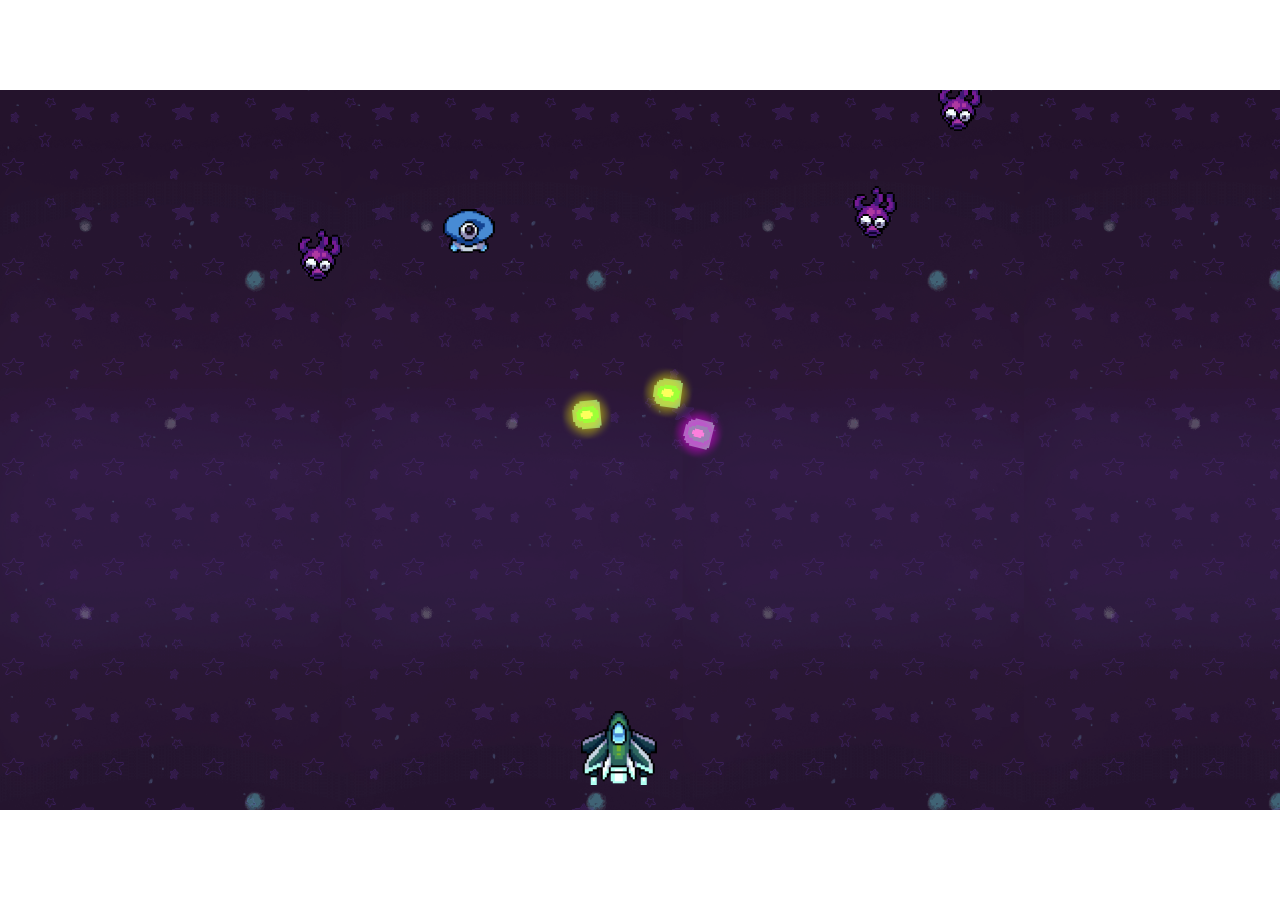
<file: space/space.html>
<!DOCTYPE html>
<html lang="en">
    <head>
        <!-- Generated by GameMaker:Studio http://www.yoyogames.com/gamemaker/studio -->
        <meta http-equiv="X-UA-Compatible" content="IE=edge" />
        <meta http-equiv="pragma" content="no-cache"/>
        <meta name="apple-mobile-web-app-capable" content="yes" />
        <meta name ="viewport" content="width=device-width, initial-scale=1.0, maximum-scale=1.0, user-scalable=0" />
        <meta name="apple-mobile-web-app-status-bar-style" content="black-translucent" />
        <meta charset="utf-8"/>

        <!-- Set the title bar of the page -->
        <title>Space Shooter</title>

        <!-- Set the background colour of the document -->
        <style>
            body {
              background: #0;
              color:#cccccc;
              margin: 0px;
              padding: 0px;
              border: 0px;
            }
            canvas {
                      image-rendering: optimizeSpeed;
                      -webkit-interpolation-mode: nearest-neighbor;
                      -ms-touch-action: none;
                      margin: 0px;
                      padding: 0px;
                      border: 0px;
            }
            :-webkit-full-screen #canvas {
                 width: 100%;
                 height: 100%;
            }
            div.gm4html5_div_class
            {
              margin: 0px;
              padding: 0px;
              border: 0px;
            }
            /* START - Login Dialog Box */
            div.gm4html5_login
            {
                 padding: 20px;
                 position: absolute;
                 border: solid 2px #000000;
                 background-color: #404040;
                 color:#00ff00;
                 border-radius: 15px;
                 box-shadow: #101010 20px 20px 40px;
            }
            div.gm4html5_cancel_button
            {
                 float: right;
            }
            div.gm4html5_login_button
            {
                 float: left;
            }
            div.gm4html5_login_header
            {
                 text-align: center;
            }
            /* END - Login Dialog Box */
            :-webkit-full-screen {
               width: 100%;
               height: 100%;
            }
        </style>
    </head>

    <body>
        <div class="gm4html5_div_class" id="gm4html5_div_id">
            <!-- Create the canvas element the game draws to -->
            <canvas id="canvas" width="1280" height="720"  style="position: absolute; top: 50%; left: 50%; bottom: -50%; right: -50%; transform: translate(-50%, -50%);" >
                     <p>Your browser doesn't support HTML5 canvas.</p>
            </canvas>
        </div>

        <!-- Run the game code -->
        <script type="text/javascript" src="SpaceShooter/SpaceShooter.js?UPGAC=1433272335"></script>
        <script>window.onload = GameMaker_Init;</script>
    </body>
</html>
</file>
<file: styles/style.css>
@import url('https://fonts.googleapis.com/css2?family=Krona+One&family=Montserrat:wght@400;600&display=swap');

:root {
    --cor-primaria: #000000;
    --cor-secundaria: #F6F6F6;
    --cor-terciaria: #22D4FD;
    --cor-hover: #272727;

    --fonte-primaria: 'Krona One', sans-serif;
    --fonte-secundaria: 'Montserrat', sans-serif;
}

* {
    margin: 0;
    padding: 0;
    box-sizing: border-box;
}

body {
    background-color: var(--cor-primaria);
    color: var(--cor-secundaria);
    padding-top: 80px;
    font-family: var(--fonte-secundaria);
}

/* Header fixo e escuro */
.cabecalho {
    position: fixed;
    top: 0;
    left: 0;
    width: 100%;
    background-color: var(--cor-hover);
    padding: 1rem 15%;
    display: flex;
    align-items: center;
    justify-content: space-between;
    z-index: 1000;
    transition: padding 0.3s;
}

/* Logo */
.cabecalho__logo {
    color: var(--cor-secundaria);
    text-decoration: none;
    font-family: var(--fonte-primaria);
    font-size: 2rem;
    font-weight: bold;
}

/* Menu horizontal */
.cabecalho__menu {
    display: flex;
    gap: 80px;
}

/* Links */
.cabecalho__menu__link {
    color: var(--cor-secundaria);
    text-decoration: none;
    font-weight: 600;
    font-size: 1.5rem;
    transition: color 0.3s;
}

.cabecalho__menu__link:hover {
    color: var(--cor-terciaria);
}

/* Botão toggle */
.cabecalho__toggle {
    display: none;
    font-size: 2rem;
    background: none;
    border: none;
    color: var(--cor-secundaria);
    cursor: pointer;
}

/* Conteúdo principal */
.apresentacao {
    padding: 5% 15%;
    display: flex;
    align-items: center;
    justify-content: space-between;
    gap: 50px;
}

.apresentacao__conteudo {
    width: 50%;
    display: flex;
    flex-direction: column;
    gap: 40px;
}

.apresentacao__conteudo__titulo {
    font-size: 2.25rem;
    font-family: var(--fonte-primaria);
}

.titulo-destaque {
    color: var(--cor-terciaria);
}

.apresentacao__conteudo__texto {
    font-size: 1.5rem;
}

.apresentacao__links {
    display: flex;
    flex-direction: column;
    justify-content: space-between;
    align-items: center;
    gap: 32px;
}

.apresentacao__links__subtitulo {
    font-family: var(--fonte-primaria);
    font-weight: 400;
    font-size: 1.5rem;
}

.apresentacao__links__navegacao {
    display: flex;
    justify-content: center;
    gap: 16px;
    border: 2px solid var(--cor-terciaria);
    width: 50%;
    text-align: center;
    border-radius: 8px;
    font-size: 1.5rem;
    font-weight: 600;
    padding: 21.5px 0;
    text-decoration: none;
    color: var(--cor-secundaria);
}

.apresentacao__links__navegacao:hover {
    background-color: var(--cor-hover);
}

.apresentacao__imagem {
    width: 50%;
}

.rodape {
    color: var(--cor-primaria);
    background-color: var(--cor-terciaria);
    padding: 24px;
    text-align: center;
    font-size: 1.5rem;
}

/* RESPONSIVO COM SLIDE */
@media (max-width: 768px) {

    /* Menu mobile */
    .cabecalho__menu {
        position: absolute;
        top: 100%;
        left: 0;
        width: 100%;
        flex-direction: column;
        background-color: var(--cor-hover);
        overflow: hidden;
        max-height: 0;
        transition: max-height 0.3s ease-in-out;
    }

    .cabecalho__menu.show {
        max-height: 500px;
    }

    .cabecalho__menu__link {
        padding: 1rem;
        border-top: 1px solid var(--cor-terciaria);
        text-align: center;
    }

    .cabecalho__toggle {
        display: block;
    }

    /* Layout mobile */
    .apresentacao {
        flex-direction: column-reverse;
        padding: 5%;
    }

    .apresentacao__conteudo {
        width: auto;
    }

    .apresentacao__imagem {
        width: 100%;
    }

    
}
</file>
<file: styles/stylegrid.css>
/* GRID DO PORTFÓLIO */
.portfolio {
    display: grid;
    grid-template-columns: repeat(auto-fit, minmax(250px, 1fr));
    gap: 20px;
    padding: 20px 15%;
}

.portfolio-item {
    background-color: var(--cor-hover);
    border-radius: 10px;
    overflow: hidden;
    display: flex;
    flex-direction: column;
    transition: transform 0.3s;
}

.portfolio-item:hover {
    transform: scale(1.05);
}

.portfolio-item img {
    width: 100%;
    height: auto;
    object-fit: cover;
}

.portfolio-item-content {
    padding: 10px;
    text-align: center;
}

.portfolio-item-content h3 {
    margin: 10px 0 5px;
    color: var(--cor-secundaria);
    font-family: var(--fonte-primaria);
}

.portfolio-item-content p {
    color: var(--cor-secundaria);
    font-size: 1rem;
}

.portfolio-item-content a {
    margin-top: 10px;
    display: inline-block;
    text-decoration: none;
    color: var(--cor-terciaria);
    font-weight: 600;
}

@media (max-width: 768px) {
    .portfolio {
        padding: 20px 5%;
        gap: 15px;
    }
}
</file>
